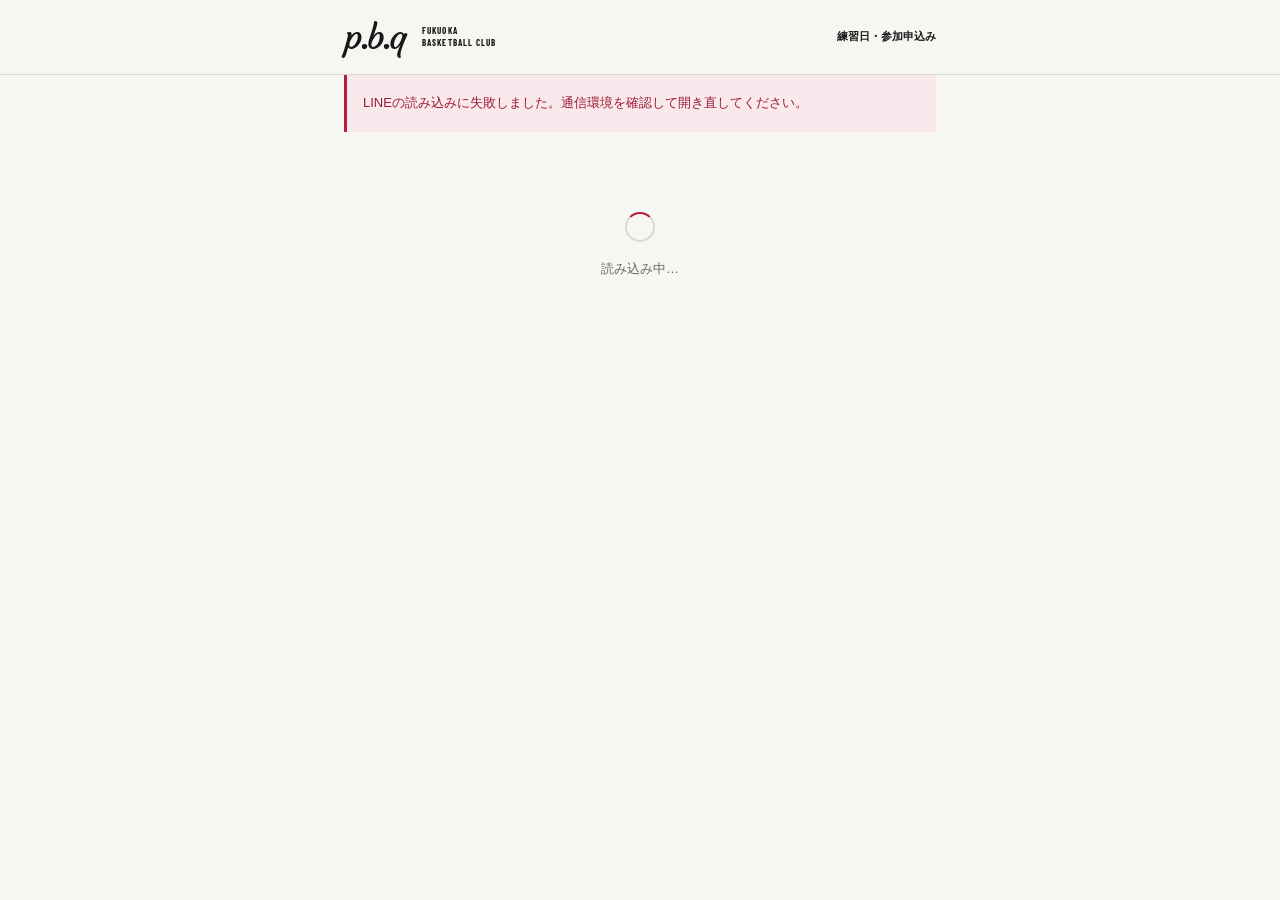
<file: index.html>
<!DOCTYPE html>
<html lang="ja">
<head>
<meta charset="utf-8">
<meta name="viewport" content="width=device-width, initial-scale=1">
<title>p.b.q 練習日</title>
<link rel="preconnect" href="https://script.google.com" crossorigin>
<link rel="preconnect" href="https://script.googleusercontent.com" crossorigin>
<link rel="preconnect" href="https://static.line-scdn.net" crossorigin>
<link rel="dns-prefetch" href="https://api.line.me">
<link rel="preload" href="https://static.line-scdn.net/liff/edge/2/sdk.js" as="script">
<link rel="stylesheet" href="assets/app.css?v=20261027-admin">
</head>
<body>
<header class="brandbar"><div><span class="wordmark">p.b.q</span><span class="brand-caption">FUKUOKA<br>BASKETBALL CLUB</span><span class="service-name">練習日・参加申込み</span></div></header>
<main class="wrap" id="main">
  <div id="head"></div>
  <div id="msg" role="status" aria-live="polite"></div>
  <div id="result" aria-live="polite"></div>
  <div id="root"><div class="loading">読み込み中…</div></div>
</main>

<div class="footer" id="footer">
  <div class="inner"><div class="selection-summary" id="selection-summary" aria-live="polite"></div><button class="primary" id="submitBtn">この内容で送信</button></div>
</div>

<script src="https://static.line-scdn.net/liff/edge/2/sdk.js"></script>
<script>
/* ============================================================
   p.b.q 練習日 参加投票 ＋ 参加状況 ＋ 友達紹介（1画面）
   フロント＝GitHub Pages / データ＝GAS API を fetch
   ============================================================ */
var LIFF_ID = "2011314745-16BXRKX0";
var API     = "https://script.google.com/macros/s/AKfycbwFleZTrYMBT1ih-WcEpUvVc59dq8e2Bz5M1iLdVBoBB84FP_P--JQm55u2wytCww5-Kg/exec";
var REFRESH_MS = 25000;

var state = { userId:"", lineName:"", idToken:"",
              practices:[], roster:[], adminRoster:{}, mine:[], myGuests:[], myTrials:[],
              selected:{}, guests:[], expanded:{}, guestForm:false,
              hadEntries:false, busy:false, touched:false,
              isMember:false, isAdmin:false, adminView:false, adminLoaded:false, people:[],
              monthlyLimit:4, monthlySessionLimits:{}, canVote:true, unlimited:false, myRemaining:{}, myMonthlyEntries:[], session:null,
              mode:"", trialDay:"", trialForm:false,
              hasProfile:true, myProfile:null, wards:[], profileBusy:false,
              accountTier:'', entryMode:'', profileCompleted:false, trialDraft:null, profileDraft:null,
              fresh:false };   // fresh=サーバーから最新を受け取ったか（それまで送信させない）
var refreshTimer = null;
function qparam(k){ try{ return new URLSearchParams(location.search).get(k) || ""; }catch(e){ return ""; } }
function hasAdminParam(){ return qparam('admin') === '1'; }
function isTrialMode(){ return qparam('mode') === 'trial'; }
function isProfileMode(){ return qparam('mode') === 'profile'; }

/* URLの追加情報は、LIFFの初期化で復元されてから読む。 */
function applyEntryMode_(){
  state.entryMode = qparam('mode');
  state.mode = (state.entryMode === 'trial' || state.entryMode === 'profile') ? state.entryMode : '';
  state.trialDay = qparam('day');
}
function bookingMode_(){
  if (!state.hasProfile) return 'profile';
  if (state.entryMode === 'profile' && !state.profileCompleted) return 'profile';
  if (state.accountTier === 'declined' || state.accountTier === 'expelled') return 'unavailable';
  if (state.accountTier === 'trial') return 'trial';
  if (state.accountTier === 'member' || state.accountTier === 'semi') return '';
  // 旧APIでも体験者を投票フォームに案内しない。
  return !state.canVote || state.entryMode === 'trial' ? 'trial' : '';
}
function goToBooking(){
  state.profileCompleted = true;
  state.profileDraft = null;
  state.fresh = false;
  showMsg('練習日を読み込んでいます…','');
  return loadAll();
}

/* 前回の表示内容を端末に保存しておき、次に開いたときはLINEの初期化を待たずにすぐ出す。
   最新の内容が届くまでは送信ボタンを押せないので、古い内容のまま保存されることはない。 */
var SNAP_KEY = 'pbq_snap_monthly_v1';
function saveSnapshot(){
  try{ localStorage.setItem(SNAP_KEY, JSON.stringify({
    userId: state.userId, lineName: state.lineName,
    practices: state.practices, roster: state.roster, mine: state.mine, myGuests: state.myGuests,
    myTrials: state.myTrials, canVote: state.canVote, hasProfile: state.hasProfile, votingPaused: state.votingPaused, accountTier: state.accountTier,
    myMonthlyEntries: state.myMonthlyEntries,
    monthlyLimit: state.monthlyLimit, monthlySessionLimits: state.monthlySessionLimits, unlimited: state.unlimited, myRemaining: state.myRemaining,
    isMember: state.isMember, isAdmin: state.isAdmin, ts: Date.now()
  })); }catch(e){}
}
function loadSnapshot(){
  try{
    var s = JSON.parse(localStorage.getItem(SNAP_KEY) || 'null');
    if (s && s.userId && s.practices && s.practices.length && (Date.now() - s.ts) < 12*60*60*1000) return s;
  }catch(e){}
  return null;
}
function applySnapshot_(s){
  state.userId = s.userId; state.lineName = s.lineName || '';
  state.practices = s.practices; state.roster = s.roster || [];
  state.adminRoster = {}; // 運営情報は端末に保存せず、認証済みの最新応答からだけ表示する。
  state.myMonthlyEntries = s.myMonthlyEntries || [];
  state.mine = s.mine || []; state.myGuests = s.myGuests || []; state.myTrials = s.myTrials || [];
  state.canVote = s.canVote !== false; state.hasProfile = s.hasProfile !== false;
  state.accountTier = s.accountTier || '';
  state.monthlyLimit = Number(s.monthlyLimit) > 0 ? Number(s.monthlyLimit) : 4;
  state.monthlySessionLimits = s.monthlySessionLimits || {};
  state.unlimited = s.unlimited === true; state.myRemaining = s.myRemaining || {};
  state.isMember = !!s.isMember; state.isAdmin = !!s.isAdmin;
  state.votingPaused = s.votingPaused === true;
}

function q(id){ return document.getElementById(id); }
function esc(s){ return String(s==null?'':s).replace(/[&<>"']/g,function(c){
  return {'&':'&amp;','<':'&lt;','>':'&gt;','"':'&quot;',"'":'&#39;'}[c]; }); }
function showMsg(t,cls){ q('msg').innerHTML = t ? '<div class="msg '+(cls||'')+'">'+esc(t)+'</div>' : ''; if(t) window.scrollTo(0,0); }
function two(n){ return ('0'+n).slice(-2); }

/* Apps Script はときどき数十秒固まってから HTML の404を返すことがある。
   待ち時間に上限を設け、JSON以外が返ったら「混雑」として扱う。 */
function fetchJson_(url, opts, timeoutMs){
  var ctrl = (typeof AbortController !== 'undefined') ? new AbortController() : null;
  var timer = ctrl ? setTimeout(function(){ ctrl.abort(); }, timeoutMs) : null;
  if (ctrl) opts.signal = ctrl.signal;
  function done(){ if (timer) clearTimeout(timer); }
  return fetch(url, opts).then(function(r){
    return r.text().then(function(t){
      done();
      try { return JSON.parse(t); }
      catch(e){ var err = new Error('サーバーが混み合っています'); err.busy = true; throw err; }
    });
  }, function(e){
    done();
    var err = new Error(e && e.name === 'AbortError' ? '応答に時間がかかっています' : '通信に失敗しました');
    err.busy = true; err.timeout = (e && e.name === 'AbortError');
    throw err;
  });
}
function wait_(ms){ return new Promise(function(res){ setTimeout(res, ms); }); }

/* HEDGE-BEGIN
   読み込みの「追いかけ送信」。Apps Script は寝起きの1回だけ7〜12秒かかり、別の1回は1秒で返る。
   そこで、HEDGE_MS 待っても返ってこなければ同じ読み込みをもう1本投げ、先に返った方を使う。
   （以前は10秒で打ち切っていたため、あと少しで返る寝起きの応答を捨ててやり直していた） */
var HEDGE_MS = 2500, GET_TIMEOUT_MS = 20000;
function hedgedGet_(url, fetcher){
  return new Promise(function(resolve, reject){
    var settled = false, launched = 0, failed = 0, lastErr = null, timer = null;
    function launch(){
      launched++;
      fetcher(url).then(function(d){
        if (settled) return;
        settled = true; if (timer) clearTimeout(timer); resolve(d);
      }, function(e){
        if (settled) return;
        failed++; lastErr = e;
        if (launched < 2){ if (timer) clearTimeout(timer); launch(); return; }   // 1本目が即失敗なら2本目をすぐ出す
        if (failed >= launched){ settled = true; reject(lastErr); }
      });
    }
    launch();
    timer = setTimeout(function(){ if (!settled && launched < 2) launch(); }, HEDGE_MS);
  });
}
/* HEDGE-END */

/* 読み込み：追いかけ送信つきで取りに行き、2本とも失敗したら少し待って1回だけやり直す */
function apiGet(params){
  var qs = Object.keys(params).map(function(k){
    return encodeURIComponent(k)+'='+encodeURIComponent(params[k]); }).join('&');
  var url = API + '?' + qs;
  function fetcher(u){ return fetchJson_(u, { method:'GET' }, GET_TIMEOUT_MS); }
  return hedgedGet_(url, fetcher).catch(function(){
    return wait_(800).then(function(){ return hedgedGet_(url, fetcher); });
  });
}

/* 送信：保存は時間がかかることがあるので長めに待つ。
   JSON以外（404など＝処理結果が返ってこなかった）のときだけ1回やり直す。
   サーバー側は「最終状態を保存する」作りなので、やり直しても二重登録にはならない。 */
function apiPost(body){
  var opts = function(){ return { method:'POST', headers:{ 'Content-Type':'text/plain;charset=utf-8' },
                                  body: JSON.stringify(body) }; };
  return fetchJson_(API, opts(), 30000).catch(function(e){
    if (!e.busy || e.timeout) throw e;
    return wait_(800).then(function(){ return fetchJson_(API, opts(), 30000); });
  });
}
function handleAuthFail(d){ if (d && d.relogin){ try{ liff.login(); }catch(e){} return true; } return false; }

/* ---------------- 起動 ---------------- */
function boot(){
  // LINEの初期化（1〜3秒）を待たずに、前回の内容をすぐ表示する
  var snap = loadSnapshot();
  if (snap){ applySnapshot_(snap); state.mode = bookingMode_(); paintSnapshot_(); }

  if (typeof liff === 'undefined'){
    showMsg('LINEの読み込みに失敗しました。通信環境を確認して開き直してください。','err'); return;
  }
  liff.init({ liffId: LIFF_ID })
    .then(function(){
      applyEntryMode_();
      if (!liff.isLoggedIn()){ liff.login(); return null; }
      // IDトークンの中身にユーザーIDと名前が入っているので、プロフィール取得の通信を省く
      var dec = null;
      try { dec = liff.getDecodedIDToken(); } catch(e){ dec = null; }
      if (dec && dec.sub) return { userId: dec.sub, displayName: dec.name || '' };
      return liff.getProfile();
    })
    .then(function(p){
      if (!p) return;
      if (snap && snap.userId !== p.userId){ resetForOtherUser_(); }   // 端末で別のLINEアカウントに切り替えた場合
      state.userId   = p.userId;
      state.lineName = p.displayName || state.lineName || "";
      try { state.idToken = liff.getIDToken() || ""; } catch(e){ state.idToken = ""; }
      start(!!snap && snap.userId === p.userId);
    })
    .catch(function(e){
      showMsg('LINE初期化エラー: ' + (e && e.message ? e.message : e) + '\nLINEアプリ内から開き直してください。','err');
    });
}

var APP_VERSION = 'v4.9 (10/14)';
var FEW_LEFT_THRESHOLD = 3; // 残り数名バッジのしきい値（自分が入れる枠が3以下なら「残り数名」）

var SES = { am:{ label:'朝の部', note:'平日 9:00-12:00', kicker:'MORNING SESSION' },
            pm:{ label:'夜の部', note:'平日 19:00-22:00', kicker:'NIGHT SESSION' } };

function sesTagHtml(){
  if (!state.session) return '';
  var m = SES[state.session];
  return '<div class="sesbar"><button class="back" onclick="clearSession()">← 部を変える</button>'
       + '<span class="sestag ' + state.session + '">' + m.label + '</span></div>';
}

function nextConfirmedPractice_(){
  var today = new Date();
  today = new Date(today.getFullYear(), today.getMonth(), today.getDate());
  return state.mine
    .filter(function(m){ return m.status === 'confirmed'; })
    .map(function(m){
      var p = pById(m.practiceId);
      if (!p) return null;
      var hit = String(p.date || '').match(/(\d+)\s*\/\s*(\d+)/);
      if (!hit) return null;
      var when = new Date(today.getFullYear(), Number(hit[1]) - 1, Number(hit[2]));
      return when >= today ? { practice:p, when:when } : null;
    })
    .filter(Boolean)
    .sort(function(a, b){ return a.when - b.when; })[0] || null;
}

function nextGameHtml_(){
  var next = nextConfirmedPractice_();
  if (!next) return '';
  var p = next.practice;
  return '<div class="next-game">'
    + '<span class="next-game-label">参加確定</span>'
    + '<strong>' + esc(p.date) + '　' + esc(p.time) + '</strong>'
    + '<span>' + esc(p.place) + '</span>'
    + '</div>';
}

function renderHead_(){
  var name = '<div class="who"><span class="account-icon" aria-hidden="true">●</span><div><span class="account-label">ログイン中</span><b>' + esc(state.lineName) + '</b> さん</div></div>';
  if (state.mode === 'profile' || !state.hasProfile){
    q('head').innerHTML =
      '<div class="hero"><span class="kicker">WELCOME</span>' +
      '<h1>初回アンケート</h1>' +
      '<p class="sub">p.b.q への友だち追加ありがとうございます。<br>' +
      '練習日の申し込みに進むために、はじめに4つだけ教えてください。<b>1分で終わります。</b></p>' + name +
      '<div class="refline"><span class="ver">' + APP_VERSION + '</span><button onclick="retryLoadAll()">更新</button></div></div>';
    return;
  }
  if (state.mode === 'trial'){
    q('head').innerHTML =
      '<div class="hero"><span class="kicker">FIRST TIME</span>' +
      '<h1>体験に申し込む</h1>' +
      '<p class="sub">行きたい日を<b>1つ</b>選んで送信してください。体験枠には限りがあり、満席の日は選べません。<br>' +
      '送信すると当日の持ち物・流れをLINEにお送りします。</p>' + name +
      '<div class="refline"><span class="ver">' + APP_VERSION + '</span><button onclick="retryLoadAll()">更新</button></div></div>';
    return;
  }
  q('head').innerHTML =
    '<div class="hero' + (state.session ? ' compact' : '') + '"><span class="kicker">YOUR NEXT GAME</span>' +
    nextGameHtml_() +
    '<h1>練習日を選ぶ</h1>' +
    '<p class="sub">参加したい日を選び、下のボタンで送信してください。<br>満席の日はキャンセル待ちで受け付けます。</p>' +
    '<p class="sub" id="limit-lead"></p>' + name +
    '<div class="refline"><span class="live"><span class="dot" id="dot"></span><span id="fresh">読み込み中…</span>' +
    '<span class="ver">' + APP_VERSION + '</span></span>' +
    '<button id="refreshBtn">更新</button></div></div>';
  var rb = q('refreshBtn');
  // 最新の読み込みに失敗している間は、「更新」で全体を読み直す
  if (rb) rb.addEventListener('click', function(){ if (!state.fresh) loadAll(); else silentRefresh(true); });
}

function paintSnapshot_(){
  if (state.mode !== 'trial') seedFromServer();
  renderHead_();
  render();
  var f = q('fresh'); if (f) f.textContent = '前回の内容を表示中・最新を読み込み中…';
  updateSubmitBtn();
}
function resetForOtherUser_(){
  state.practices = []; state.roster = []; state.adminRoster = {}; state.mine = []; state.myGuests = []; state.myTrials = [];
  state.selected = {}; state.touched = false; state.myRemaining = {}; state.myMonthlyEntries = []; state.monthlySessionLimits = {};
  state.canVote = true; state.hasProfile = true; state.isAdmin = false; state.isMember = false;
  state.accountTier = ''; state.profileCompleted = false; state.trialDraft = null; state.profileDraft = null;
  q('root').innerHTML = '';
}

function start(painted){
  renderHead_();
  document.addEventListener('visibilitychange', function(){ if (!document.hidden) silentRefresh(false); });
  if (painted){
    render();
    var f = q('fresh'); if (f) f.textContent = '前回の内容を表示中・最新を読み込み中…';
  }
  updateSubmitBtn();
  loadAll();
}

function seedFromServer(){
  state.hadEntries = (state.mine.length > 0) || (state.myGuests.length > 0);
  if (state.touched) return;
  state.selected = {};
  state.mine.forEach(function(m){ state.selected[m.practiceId] = true; });
  state.guests = [];
  var _unusedGuests = (state.myGuests || []).map(function(g){
    return { name:g.name, age:g.age, gender:g.gender, practiceId:g.practiceId };
  });
}

/* ---------------- データ取得 ---------------- */
function loadAll(){
  state.loadFailed = false; updateSubmitBtn();
  // 初回アンケートは申込履歴や参加者一覧に依存させない。
  var profileOnly = !state.profileCompleted && (state.entryMode === 'profile' || !state.hasProfile);
  return apiGet({ api:profileOnly ? 'profile_bootstrap' : 'bootstrap', userId: state.userId, name: state.lineName, idToken: state.idToken })
    .then(function(d){
      if (!d.ok){ if (handleAuthFail(d)) return; state.loadFailed = true; updateSubmitBtn(); markLive(false); showMsg('データ取得に失敗: ' + d.error, 'err'); return; }
      state.practices = d.practices || []; state.roster = d.roster || [];
      state.mine = d.mine || []; state.myGuests = d.myGuests || []; state.myTrials = d.myTrials || [];
      state.isMember = !!d.isMember; state.isAdmin = !!d.isAdmin;
      state.adminRoster = state.isAdmin ? (d.adminRoster || {}) : {};
      state.monthlyLimit = Number(d.monthlyLimit) > 0 ? Number(d.monthlyLimit) : 4;
      state.monthlySessionLimits = d.monthlySessionLimits || {};
      state.canVote = d.canVote !== false;
      state.accountTier = d.accountTier || '';
      state.votingPaused = d.votingPaused === true;
      state.unlimited = d.unlimited === true;
      state.myRemaining = d.myRemaining || {};
      state.myMonthlyEntries = d.myMonthlyEntries || [];
      state.hasProfile = d.hasProfile !== false;
      state.myProfile = d.myProfile || null;
      state.wards = d.wards || [];
      // アンケート未回答なら、どの画面から来ても回答画面に固定する
      state.mode = bookingMode_();
      if (state.isAdmin && hasAdminParam() && !state.adminViewInit){ state.adminViewInit = true; state.adminView = true; loadAdmin(); }
      state.fresh = true;
      seedFromServer();
      renderHead_();
      markLive(true);
      render();
      updateSubmitBtn();
      saveSnapshot();
      scheduleRefresh();
    })
    .catch(function(e){ state.loadFailed = true; updateSubmitBtn(); markLive(false); showMsg('つながりにくくなっています（' + (e && e.message ? e.message : e) + '）。\n少し待ってから「更新」を押すか、画面を閉じて開き直してください。', 'err'); scheduleRefresh(); });
}
function retryLoadAll(){
  if (state.busy || state.profileBusy) return;
  if (state.mode === 'profile') captureProfileDraft_();
  if (state.mode === 'trial' && q('tr-day')){
    state.trialDraft = {};
    ['day','name','age','gender','ref'].forEach(function(k){
      var input = q('tr-' + k); state.trialDraft[k] = input ? input.value : '';
    });
  }
  state.fresh = false;
  showMsg('最新の内容を読み込んでいます…','');
  return loadAll().then(function(){ if (state.fresh && !state.loadFailed) showMsg('',''); });
}

/* ---------------- 管理モード（運営のみ） ---------------- */
function openAdmin(){ state.adminView = true; state.adminLoaded = false; loadAdmin(); render(); }
function closeAdmin(){ state.adminView = false; renderHead_(); markLive(true); render(); }
function loadAdmin(){
  apiGet({ api:'admin_list', userId: state.userId, idToken: state.idToken })
    .then(function(d){
      if (!d.ok){ showMsg('管理データ取得に失敗: ' + (d.error||''), 'err'); return; }
      state.people = d.people || [];
      state.adminLoaded = true;
      if (state.adminView) render();
    })
    .catch(function(e){ showMsg('通信エラー: ' + e, 'err'); });
}
function setTier(uid, tier, btn){
  if (btn){ btn.disabled = true; btn.textContent = '変更中…'; }
  apiPost({ action:'set_tier', userId: state.userId, idToken: state.idToken, targetUid: uid, tier: tier })
    .then(function(d){
      if (!d.ok) throw new Error(d.error || '変更できませんでした');
      state.people = d.people || state.people;
      renderAdmin();
    })
    .catch(function(e){ showMsg(String(e.message || e), 'err'); renderAdmin(); });
}

function setMemberFlag(uid, value, btn){
  if (btn){ btn.disabled = true; btn.textContent = '…'; }
  apiPost({ action:'set_member', userId: state.userId, idToken: state.idToken, targetUid: uid, value: value })
    .then(function(d){
      if (!d.ok){ showMsg('変更に失敗: ' + (d.error||''), 'err'); if(btn) btn.disabled=false; return; }
      state.people = d.people || state.people;
      render();
    })
    .catch(function(e){ showMsg('通信エラー: ' + e, 'err'); if(btn) btn.disabled=false; });
}
function renderAdmin(){
  var groups = [
    { key:'trial',  title:'体験者・未設定' },
    { key:'semi',   title:'準メンバー' },
    { key:'member', title:'メンバー' }
  ];
  function tierBtn(p, tier, label, cls){
    if (p.tier === tier) return '<span class="adbtn" style="opacity:.4;pointer-events:none">' + label + '</span>';
    return '<button class="adbtn ' + cls + '" onclick="setTier(\'' + p.uid + '\', \'' + tier + '\', this)">' + label + '</button>';
  }
  function rowHtml(p){
    var prof = p.hasProfile
      ? '<div class="admeta">' + esc(p.realName || '—') + '／' + esc(p.ward || '—')
        + '／' + esc(p.gender || '—') + '／' + esc(p.birthday || '—') + '</div>'
      : '<div class="admeta" style="color:#b23a2e">アンケート未回答</div>';
    return '<div class="adrow"><div class="adcol"><div class="adnm">' + esc(p.name || '(名前未取得)') + '</div>'
      + prof
      + '<div class="admeta">初回 ' + esc(p.first || '—') + '　体験 ' + p.trials + '回　現在：' + esc(p.tierLabel || p.tier) + '</div></div>'
      + '<div style="display:flex;gap:4px;flex-wrap:wrap;justify-content:flex-end">'
      +   tierBtn(p, 'trial',  '体験',   'back')
      +   tierBtn(p, 'semi',   '準',     'make')
      +   tierBtn(p, 'member', 'メンバー', 'make')
      + '</div></div>';
  }
  q('head').innerHTML = '<h1>🔧 会員種別の管理</h1>'
    + '<p class="sub">体験／準メンバー／メンバーを切り替えます。変更するとリッチメニューが切り替わり、本人にお知らせが届きます。<br>'
    + '体験→準メンバーは初参加日の21時、準メンバー→メンバーは毎月24日22時に自動で上がります。</p>'
    + '<button id="backBtn" class="refline" style="border:1px solid var(--line);border-radius:8px;padding:6px 12px;background:#fff;font-weight:700">← フォームに戻る</button>';
  q('backBtn').addEventListener('click', closeAdmin);
  if (!state.adminLoaded){
    q('root').innerHTML = '<div class="loading">読み込み中…</div>';
    q('footer').style.display = 'none';
    return;
  }
  var h = '';
  groups.forEach(function(g){
    var list = state.people.filter(function(p){ return (p.tier || (p.member ? 'member' : 'trial')) === g.key; });
    h += '<div class="gbox"><div class="gbox-h">' + g.title + '（' + list.length + '）</div>';
    h += list.length ? list.map(rowHtml).join('') : '<div class="admeta" style="padding:8px 0">いません</div>';
    h += '</div>';
  });
  q('root').innerHTML = h;
  q('footer').style.display = 'none';
}

function silentRefresh(manual){
  if (state.busy || state.profileBusy || state.guestForm || state.trialForm) return;
  // 入力中のアンケートを自動更新で描き直すと、回答が消えてしまう。
  if (state.mode === 'profile' || !state.hasProfile) return;
  if (state.mode === 'trial'){ if (!manual) scheduleRefresh(); return; }
  var rosterQuery = { api:'roster', idToken: state.idToken };
  if (state.isAdmin) rosterQuery.userId = state.userId;
  apiGet(rosterQuery)
    .then(function(d){
      if (d && d.ok && d.roster){
        state.roster = d.roster;
        if (state.isAdmin) state.adminRoster = d.adminRoster || {};
        var y = window.scrollY;
        markLive(true); render();
        window.scrollTo(0, y);
        saveSnapshot();
      } else { markLive(false); }
      if (!manual) scheduleRefresh();
    })
    .catch(function(){ markLive(false); if (!manual) scheduleRefresh(); });
  if (manual) scheduleRefresh();
}
function scheduleRefresh(){
  clearTimeout(refreshTimer);
  if (state.mode === 'trial' || state.mode === 'profile' || !state.hasProfile) return;
  refreshTimer = setTimeout(function(){
    if (document.hidden || state.busy || state.guestForm){ scheduleRefresh(); return; }
    silentRefresh(false);
  }, REFRESH_MS);
}
function markLive(ok){
  var dot = q('dot'); if (dot) dot.className = 'dot' + (ok ? '' : ' off');
  var f = q('fresh'); if (!f) return;
  var t = new Date();
  f.textContent = (ok ? '自動更新中（約' + (REFRESH_MS/1000) + '秒）・' : '更新失敗・') +
    two(t.getHours()) + ':' + two(t.getMinutes());
}

/* 友達紹介リンクの一時停止（メンバー移行期間中）。2026-09-25、移行モード終了に伴い再開 */
var INVITE_OPEN_FROM = new Date(2026, 8, 25, 0, 0, 0);   // 2026-09-25 再開
function inviteClosed_(){ return new Date() < INVITE_OPEN_FROM; }
function inviteClosedHtml_(){
  return '<div class="gbox"><div class="gbox-h">友達を誘うときは</div>'
    + '<p class="gbox-sub">現在はメンバーの登録期間のため、友達の紹介を一時的にお休みしています。</p>'
    + '<p class="gbox-sub"><b>9月28日（月）以降</b>、ここに友だち追加用のリンクを載せます。<br>'
    + 'そのリンクをコピーして友達に送り、メニューの<b>「体験に申し込む」</b>から申し込んでもらうよう伝えてください。</p>'
    + '</div>';
}

/* ---------------- 描画 ---------------- */
var INVITE_URL = 'https://lin.ee/vnlMVu7';

function inviteBoxHtml(){
  if (inviteClosed_()) return inviteClosedHtml_();
  return '<div class="gbox"><div class="gbox-h">友達を誘うときは</div>'
    + '<p class="gbox-sub">下のリンクを送ってください。お友達が<b>p.b.qの公式LINEを友だち追加</b>すると、'
    + 'メニューから体験に申し込めます。申込画面で<b>紹介者のお名前</b>を入れてもらってください。'
    + '（体験枠は各日わずかです）</p>'
    + '<div style="padding:0 14px 14px">'
    +   '<div id="inv-url" style="font-size:13px;color:var(--sub);word-break:break-all;background:#f7f7f9;border-radius:8px;padding:11px 12px;text-align:center;font-weight:700">'
    +     esc(INVITE_URL) + '</div>'
    +   '<button id="inv-copy" onclick="copyInvite(this)" style="width:100%;margin-top:8px;padding:12px;border:0;border-radius:10px;background:var(--accent,#FF5A4E);color:#fff;font-size:14px;font-weight:800">'
    +     'リンクをコピー</button>'
    + '</div></div>';
}

function copyInvite(btn){
  function done(ok){
    if (!btn) return;
    btn.textContent = ok ? '✓ コピーしました' : 'コピーできませんでした';
    btn.style.background = ok ? '#2e9e5b' : '#999';
    setTimeout(function(){ btn.textContent = 'リンクをコピー'; btn.style.background = ''; }, 1800);
  }
  // LINEアプリ内ブラウザでは clipboard API が使えないことがあるので、両方試す
  try {
    if (navigator.clipboard && navigator.clipboard.writeText){
      navigator.clipboard.writeText(INVITE_URL).then(function(){ done(true); }, function(){ done(fallbackCopy()); });
      return;
    }
  } catch(e){}
  done(fallbackCopy());
}

function fallbackCopy(){
  try {
    var ta = document.createElement('textarea');
    ta.value = INVITE_URL;
    ta.setAttribute('readonly','');
    ta.style.position = 'fixed'; ta.style.top = '0'; ta.style.opacity = '0';
    document.body.appendChild(ta);
    ta.select(); ta.setSelectionRange(0, ta.value.length);
    var ok = document.execCommand('copy');
    document.body.removeChild(ta);
    return ok;
  } catch(e){ return false; }
}

function selectedCount(){ var n = 0; for (var k in state.selected) if (state.selected[k]) n++; return n; }
function sessionLimit_(ses){
  if (state.unlimited) return null;
  var limits = state.monthlySessionLimits || {};
  if (Object.prototype.hasOwnProperty.call(limits, ses)) return limits[ses] === null ? null : Number(limits[ses]);
  return ses === 'am' ? null : state.monthlyLimit;
}
function remainingPicks(){ var limit = sessionLimit_(state.session || 'pm'); return limit === null ? Infinity : Math.max(0, limit - selectedInSession(state.session || 'pm')); }

function pById(pid){ for (var i=0;i<state.practices.length;i++) if (state.practices[i].id===pid) return state.practices[i]; return null; }
function rosterFor(pid){ for (var i=0;i<state.roster.length;i++) if (state.roster[i].id===pid) return state.roster[i]; return null; }
function mineFor(pid){ for (var i=0;i<state.mine.length;i++) if (state.mine[i].practiceId===pid) return state.mine[i]; return null; }
function guestStatusOf(g){
  for (var i=0;i<state.myGuests.length;i++){
    var m = state.myGuests[i];
    if (m.practiceId===g.practiceId && m.name===g.name) return m;
  }
  return null;
}

function nameList(arr){
  if (!arr || !arr.length) return '<li class="none">まだいません</li>';
  return arr.map(function(n){ return '<li>' + esc(n || '(名前なし)') + '</li>'; }).join('');
}

function sessionOf(p){
  if (!p) return 'pm';
  if (p.session === 'am' || p.session === 'pm') return p.session;
  // GASが旧版で session を返さない場合でも動くようにする
  var m = String(p.time || '').match(/(\d{1,2})\s*[:：]/);
  if (m) return Number(m[1]) < 12 ? 'am' : 'pm';
  if (/朝/.test(String(p.place || '') + String(p.time || ''))) return 'am';
  return 'pm';
}
function practicesIn(ses){ return state.practices.filter(function(p){ return sessionOf(p) === ses; }); }
function pickSession(ses){ state.session = ses; showMsg('',''); window.scrollTo(0,0); renderHead_(); render(); }
function clearSession(){ state.session = null; showMsg('',''); window.scrollTo(0,0); renderHead_(); render(); }

/** その部で選んでいる日数 */
function selectedInSession(ses){
  var n = 0;
  practicesIn(ses).forEach(function(p){ if (state.selected[p.id]) n++; });
  return n;
}

function renderSessionPicker(){
  var mine = {};
  state.mine.forEach(function(m){ mine[m.practiceId] = true; });
  function card(ses){
    var list = practicesIn(ses);
    var m = SES[ses];
    var chosen = 0;
    list.forEach(function(p){ if (mine[p.id]) chosen++; });
    return '<button class="sescard ' + ses + '" onclick="pickSession(\'' + ses + '\')">'
      + '<div class="st">' + m.kicker + '</div>'
      + '<div class="sh">' + m.label + '</div>'
      + '<div class="sd">' + esc(m.note) + '<br>今月 ' + list.length + ' 日</div>'
      + '<span class="sn">' + (chosen > 0 ? '投票済み ' + chosen + '日' : (list.length ? (state.mode === 'trial' ? '体験日を選ぶ' : '日程を選ぶ') : '今月は開催なし')) + '</span>'
      + '<span class="go" aria-hidden="true">↗</span></button>';
  }
  q('root').innerHTML = '<div class="section-label"><span>01</span> 参加する時間帯を選んでください</div><div class="seswrap">' + card('am') + card('pm') + '</div>'
    + '<p class="seshint">' + (state.mode === 'trial' ? '体験は1日を選んでお申し込みください。' : (state.unlimited ? '朝・夜とも、すべての日を選べます。' : '朝の部は回数制限なし。夜の部は月' + sessionLimit_('pm') + '回まで参加できます。')) + '<br>開催時間・体育館は、次の日程一覧で確認できます。</p>';
  q('footer').style.display = 'none';
}

function renderVotingPaused(){
  function L(t){ return '<span style="display:block;white-space:nowrap">' + t + '</span>'; }
  q('root').innerHTML =
    '<div style="background:#fff;border:1px solid var(--line);border-top:6px solid var(--brick);border-radius:6px;padding:30px 16px 24px;text-align:center">'
    + '<div style="font:700 12px/1 Barlow,Arial,sans-serif;letter-spacing:.16em;color:var(--brick)">NOTICE</div>'
    + '<div style="font-size:22px;font-weight:800;line-height:1.5;letter-spacing:-.03em;margin:14px 0 20px">' + L('10月の参加投票を') + L('一時停止しています') + '</div>'
    + '<div style="font-size:14px;line-height:2;color:var(--ink-2)">'
    +   L('いま、公式LINEの友だち追加が') + L('うまくできない方が出ています。')
    +   '<div style="height:12px"></div>'
    +   L('メンバー全員が投票できるようになるまで、') + L('10月の参加投票をお休みします。')
    +   '<div style="height:12px"></div>'
    +   L('準備ができしだい、このLINEで') + L('<b>お知らせして、投票を再開します。</b>') + L('それまで少々お待ちください。')
    + '</div>'
    + '<div style="font-size:12px;line-height:1.9;color:var(--ink-3);margin-top:20px;padding-top:14px;border-top:1px dashed var(--line)">'
    +   L('すでに投票した分は、そのまま残っています。') + '</div>'
    + '</div>';
  q('footer').style.display = 'none';
}

function adminParticipationHtml_(pid){
  if (!state.isAdmin || !state.fresh) return '';
  var d = state.adminRoster && state.adminRoster[pid];
  if (!d) return '<aside class="ops-panel"><div class="ops-title">運営のみ</div><p class="ops-note">運営情報を取得できませんでした。上の「更新」で読み直してください。</p></aside>';
  function names(items){
    return items.length ? '<ul class="ops-names">' + items.map(function(n){ return '<li>' + esc(typeof n === 'string' ? n : n.name) + (n.pool === 'semi' ? '<span class="ops-tag">準メンバー枠</span>' : '') + '</li>'; }).join('') + '</ul>' : '<span class="ops-empty">なし</span>';
  }
  var h = '<aside class="ops-panel" aria-label="運営用の参加状況"><div class="ops-title">運営のみ</div>'
    + '<div class="ops-usage"><span>通常枠 <b>' + d.usage.member + ' / ' + d.capacity.member + '</b></span>'
    + '<span>準メンバー枠 <b>' + d.usage.semi + ' / ' + d.capacity.semi + '</b></span></div>'
    + '<div class="ops-row"><div class="ops-label">準メンバー枠・参加確定</div>' + names(d.semiConfirmed || []) + '</div>';
  if ((d.semiWaiting || []).length) h += '<div class="ops-row"><div class="ops-label">準メンバー枠・キャンセル待ち</div>' + names(d.semiWaiting) + '</div>';
  h += '<div class="ops-row"><div class="ops-label">追加案内・回答待ち <b>' + (d.awaiting || []).length + '人</b></div>' + names(d.awaiting || []) + '</div>';
  if ((d.sending || []).length) h += '<div class="ops-row"><div class="ops-label">案内送信を確認中 <b>' + d.sending.length + '人</b></div>' + names(d.sending) + '</div>';
  return h + '</aside>';
}

function render(){
  if (!state.hasProfile){ renderProfile(); return; }
  if (state.adminView){ renderAdmin(); return; }
  if (state.mode === 'unavailable'){
    q('root').innerHTML = '<div class="msg">現在このアカウントでは参加申し込みをご利用いただけません。参加については公式LINEのトークで運営にご相談ください。</div>';
    q('footer').style.display = 'none'; return;
  }
  if (state.mode === 'profile'){ renderProfile(); return; }
  if (state.mode === 'trial'){ renderTrial(); return; }
  if (state.votingPaused && !state.isAdmin){ renderVotingPaused(); return; }
  if (!state.practices.length){
    q('root').innerHTML = '<div class="msg err">現在、募集中の練習日がありません。</div>';
    q('footer').style.display = 'none';
    return;
  }
  if (!state.session){ renderSessionPicker(); return; }
  var inSes = practicesIn(state.session);
  var html = (state.votingPaused ? '<div class="msg err">【運営のみ表示】参加投票は一時停止中です。メンバーには停止のお知らせが表示されています。</div>' : '')
    + sesTagHtml() + '<div class="section-label"><span>02</span> 参加したい日を選択</div><p class="selection-help">チェックを外して送信すると、その日の申込みを取り消します。</p>';
  if (!inSes.length){
    q('root').innerHTML = html + '<div class="msg err">' + SES[state.session].label + 'は募集中の開催がありません。「部を変える」から選び直してください。</div>';
    q('footer').style.display = 'none';
    return;
  }
  inSes.forEach(function(p){
    var r = rosterFor(p.id) || { members:[], membersWait:[], trials:[], capMembers:p.capacity };
    var mine = mineFor(p.id);
    // 参加者側ではメンバー／準メンバーを区別しない（運営の内部管理のみ）
    var confList = r.members || r.confirmed || [];
    var waitList = r.membersWait || r.waitlist || [];
    var conf = confList.length, wait = waitList.length;
    var cap = r.capMembers || ((r.capacity || 0) + (r.capSemi || 0)) || p.capacity;
    var trials = (r.trials || []), tn = trials.length;
    var sel = !!state.selected[p.id];
    var open = !!state.expanded[p.id];

    var badge;
    // 空き判定は「自分が入れる枠」で見る（種別は画面に出さない）
    var left = state.myRemaining[p.id];
    if (left === undefined) left = cap - conf;
    if (mine && mine.status === 'confirmed')      badge = '<span class="badge b-mine">投票済み・参加確定</span>';
    else if (mine && mine.status === 'waitlist')  badge = '<span class="badge b-wait">キャンセル待ち ' + mine.waitlistPos + '番目</span>';
    else if (wait > 0 || left <= 0)               badge = '<span class="badge b-full">満席・キャンセル待ち受付</span>';
    else if (left <= FEW_LEFT_THRESHOLD)          badge = '<span class="badge b-few">残り数名！</span>';
    else                                          badge = '<span class="badge b-open">まだ空きあります！</span>';

    if (sel && !mine) badge = '<span class="badge b-pending">追加予定・未送信</span>' + badge;
    if (!sel && mine) badge = '<span class="badge b-cancel">取消予定・未送信</span>' + badge;
    var pct = Math.min(100, Math.round(conf / cap * 100));
    var tp = [p.time, p.place].filter(function(s){ return s; }).join(' ・ ');

    html += '<div class="day ' + (sel ? 'sel' : '') + '">'
      + '<div class="pick" role="checkbox" tabindex="0" aria-checked="' + (sel ? 'true' : 'false') + '" data-pid="' + esc(p.id) + '" onclick="toggle(\'' + p.id + '\')">'
      +   '<div class="cb" aria-hidden="true">' + (sel ? '✓' : '') + '</div>'
      +   '<div class="body">'
      +     '<div class="d">' + esc(p.date || p.label) + '</div>'
      +     (tp ? '<div class="tp">' + esc(tp) + '</div>' : '')
      +     '<div class="meta">受付 ' + conf + ' 名' + (wait > 0 ? '　・　キャンセル待ち ' + wait + ' 名' : '') + (tn > 0 ? '　・　体験 ' + tn + ' 名' : '') + '</div>'
      +     (p.monthlyLimitExempt === true ? '<div class="tp">特例：この日は月の回数制限に含みません</div>' : '')
      +     '<div>' + badge + '</div>'
      +   '</div>'
      + '</div>'
      + adminParticipationHtml_(p.id)
      + '<button class="rtoggle" aria-controls="rp-' + esc(p.id) + '" aria-expanded="' + (open ? 'true' : 'false') + '" onclick="toggleExpand(\'' + p.id + '\')">'
      +   '<span>参加者リスト（確定 ' + conf + (wait > 0 ? ' ／ 待ち ' + wait : '') + (tn > 0 ? ' ／ 体験 ' + tn : '') + '）</span><span class="arw">▼</span>'
      + '</button>'
      + '<div class="rpanel" id="rp-' + p.id + '" ' + (open ? '' : 'hidden') + '>'
      +   '<div class="rgrp"><div class="rt">受付（' + conf + '）</div><ol>' + nameList(confList) + '</ol></div>'
      +   (wait > 0 ? '<div class="rgrp w"><div class="rt">キャンセル待ち（' + wait + '・先着順）</div><ol>' + waitList.map(function(n){ return '<li>' + esc(n || '(名前なし)') + '</li>'; }).join('') + '</ol></div>' : '')
      +   (tn > 0 ? '<div class="rgrp"><div class="rt">体験（' + tn + ' / ' + (r.capTrial || p.capTrial || 0) + '）</div><ol>' + trials.map(function(n){ return '<li>' + esc(n || '(名前なし)') + '</li>'; }).join('') + '</ol></div>' : '')
      + '</div>'
      + '</div>';
  });

  html += inviteBoxHtml();
  if (state.isAdmin){
    html += '<div style="text-align:center;margin-top:18px"><button onclick="openAdmin()" '
      + 'style="background:transparent;border:1px solid var(--line);border-radius:8px;padding:8px 16px;font-size:12px;color:var(--sub);font-weight:700">🔧 メンバー管理</button></div>';
  }

  q('root').innerHTML = html;
  var ll = q('limit-lead');
  if (ll){
    if (!state.session) ll.innerHTML = '';
    else if (state.unlimited) ll.innerHTML = '運営アカウントのため、<b>すべての練習日</b>を選べます。現在 <b>' + selectedInSession(state.session) + '日</b> 選択中。';
    else if (sessionLimit_(state.session) === null) ll.innerHTML = '<b>朝の部</b>は<b>回数制限なし</b>。<br>現在 <b>' + selectedInSession(state.session) + '日</b> 選択中。';
    else {
      var limit = sessionLimit_(state.session), months = {};
      practicesIn(state.session).forEach(function(p){ if (p.monthKey) months[p.monthKey] = true; });
      ll.innerHTML = '<b>' + SES[state.session].label + '</b>は開催月ごとに <b>' + limit + '回</b>まで。'
        + Object.keys(months).sort().map(function(month){
          var used = monthlySelectedCount(month, state.session);
          return '<br><b>' + month.replace('-', '年') + '月</b>：' + used + '回（残り ' + Math.max(0, limit - used) + '回）';
        }).join('');
    }
  }
  q('footer').style.display = 'block';
  updateSubmitBtn();
  if (state.guestForm){ var n = q('gf-name'); if (n) n.focus(); }
}

function guestSectionHtml(){
  var h = '<div class="gbox"><div class="gbox-h">友達を連れていく</div>'
    + '<p class="gbox-sub">友達の名前・年齢・性別と、参加する練習日を選んで追加します。'
    + '複数日来るなら、日ごとに1回ずつ追加してください。会費とマナーは紹介者がフォローをお願いします。</p>';

  state.guests.forEach(function(g, idx){
    var p = pById(g.practiceId);
    var dayLabel = p ? (p.date + (p.place ? '　' + p.place : '')) : g.practiceId;
    var gs = guestStatusOf(g);
    var st = !gs ? '未送信（送信で登録）'
      : (gs.status === 'waitlist' ? 'キャンセル待ち ' + gs.waitlistPos + '番目' : '参加確定');
    var wc = (gs && gs.status === 'waitlist') ? ' wait' : '';
    h += '<div class="grow"><div class="gcol">'
      +   '<div class="gnm">' + esc(g.name) + '（' + esc(g.age) + '）' + esc(g.gender) + '</div>'
      +   '<div class="gmeta' + wc + '">' + esc(dayLabel) + ' — ' + st + '</div>'
      + '</div><button class="grm" onclick="removeGuest(' + idx + ')">×</button></div>';
  });

  if (state.guestForm){
    var opts = state.practices.map(function(p){
      return '<option value="' + esc(p.id) + '">' + esc(p.date + (p.place ? '　' + p.place : '')) + '</option>';
    }).join('');
    h += '<div class="gform">'
      + '<input id="gf-name" placeholder="友達の名前" autocomplete="off">'
      + '<div class="row"><input id="gf-age" class="age" type="number" inputmode="numeric" placeholder="年齢">'
      + '<select id="gf-gender" class="gen"><option>男性</option><option>女性</option><option>その他</option></select></div>'
      + '<select id="gf-day">' + opts + '</select>'
      + '<div class="gform-btns"><button class="add" onclick="addGuest()">追加する</button>'
      + '<button onclick="closeGuestForm()">やめる</button></div>'
      + '</div>';
  } else {
    h += '<button class="gadd" onclick="openGuestForm()">＋ 友達を追加</button>';
  }
  h += '</div>';
  return h;
}

function toggleExpand(pid){
  state.expanded[pid] = !state.expanded[pid];
  var panel = q('rp-' + pid);
  if (panel){
    panel.hidden = !state.expanded[pid];
    var btn = panel.previousElementSibling;
    if (btn) btn.setAttribute('aria-expanded', state.expanded[pid] ? 'true' : 'false');
  }
}

/* 友達の追加・削除 */
function openGuestForm(){ state.guestForm = true; render(); }
function closeGuestForm(){ state.guestForm = false; showMsg('',''); render(); }
function addGuest(){
  var name = (q('gf-name').value || '').trim();
  var age  = (q('gf-age').value || '').trim();
  var gender = q('gf-gender').value;
  var pid = q('gf-day').value;
  if (!name){ showMsg('友達の名前を入力してください。', 'err'); return; }
  if (!age){ showMsg('友達の年齢を入力してください（だいたいでOK）。', 'err'); return; }
  if (!pid){ showMsg('参加する練習日を選んでください。', 'err'); return; }
  if (state.guests.some(function(g){ return g.practiceId === pid && g.name === name; })){
    showMsg('その練習日に同じ名前の友達がすでに登録されています。', 'err'); return;
  }
  state.guests.push({ name: name, age: age, gender: gender, practiceId: pid });
  state.touched = true;
  state.guestForm = false;
  showMsg('', '');
  render();
}
function removeGuest(idx){
  state.guests.splice(idx, 1);
  state.touched = true;
  render();
}

var INVITE_URL = 'https://lin.ee/vnlMVu7';

function inviteBoxHtml(){
  if (inviteClosed_()) return inviteClosedHtml_();
  return '<div class="gbox"><div class="gbox-h">友達を誘うときは</div>'
    + '<p class="gbox-sub">下のリンクを送ってください。お友達が<b>p.b.qの公式LINEを友だち追加</b>すると、'
    + 'メニューから体験に申し込めます。申込画面で<b>紹介者のお名前</b>を入れてもらってください。'
    + '（体験枠は各日わずかです）</p>'
    + '<div style="padding:0 14px 14px">'
    +   '<div id="inv-url" style="font-size:13px;color:var(--sub);word-break:break-all;background:#f7f7f9;border-radius:8px;padding:11px 12px;text-align:center;font-weight:700">'
    +     esc(INVITE_URL) + '</div>'
    +   '<button id="inv-copy" onclick="copyInvite(this)" style="width:100%;margin-top:8px;padding:12px;border:0;border-radius:10px;background:var(--accent,#FF5A4E);color:#fff;font-size:14px;font-weight:800">'
    +     'リンクをコピー</button>'
    + '</div></div>';
}

function copyInvite(btn){
  function done(ok){
    if (!btn) return;
    btn.textContent = ok ? '✓ コピーしました' : 'コピーできませんでした';
    btn.style.background = ok ? '#2e9e5b' : '#999';
    setTimeout(function(){ btn.textContent = 'リンクをコピー'; btn.style.background = ''; }, 1800);
  }
  // LINEアプリ内ブラウザでは clipboard API が使えないことがあるので、両方試す
  try {
    if (navigator.clipboard && navigator.clipboard.writeText){
      navigator.clipboard.writeText(INVITE_URL).then(function(){ done(true); }, function(){ done(fallbackCopy()); });
      return;
    }
  } catch(e){}
  done(fallbackCopy());
}

function fallbackCopy(){
  try {
    var ta = document.createElement('textarea');
    ta.value = INVITE_URL;
    ta.setAttribute('readonly','');
    ta.style.position = 'fixed'; ta.style.top = '0'; ta.style.opacity = '0';
    document.body.appendChild(ta);
    ta.select(); ta.setSelectionRange(0, ta.value.length);
    var ok = document.execCommand('copy');
    document.body.removeChild(ta);
    return ok;
  } catch(e){ return false; }
}

function selectedCount(){ return Object.keys(state.selected).filter(function(k){ return state.selected[k]; }).length; }
function updateSubmitBtn(){
  var btn = q('submitBtn');
  if (!btn) return;
  var summary = q('selection-summary');
  if (summary){
    var added = state.practices.filter(function(p){ return state.selected[p.id] && !mineFor(p.id); }).length;
    var removed = state.mine.filter(function(m){ return !state.selected[m.practiceId]; }).length;
    summary.innerHTML = '<strong>朝 ' + selectedInSession('am') + '日 / 夜 ' + selectedInSession('pm') + '日</strong><span>' + (added || removed ? ('未送信：追加 ' + added + '日・取消 ' + removed + '日') : '選択内容を確認して送信') + '</span>';
  }
  if (!state.fresh){
    btn.disabled = true; btn.classList.remove('warn');
    btn.textContent = state.loadFailed ? '読み込めませんでした（上の「更新」を押してください）' : '最新の内容を読み込み中…';
    return;
  }
  if (!state.busy) btn.disabled = false;
  if (selectedCount() === 0 && state.hadEntries){
    btn.textContent = 'すべて取り消して送信'; btn.classList.add('warn');
  } else {
    btn.textContent = 'この内容で送信'; btn.classList.remove('warn');
  }
}
function monthlyEntrySelected(m){
  return m.visible === false || state.selected[m.practiceId] !== false;
}
function monthlySelectedCount(month, ses){
  var counted = {};
  // 非表示になった同月の申込も保持。表示上の絞り込みに集計を依存させない。
  state.myMonthlyEntries.forEach(function(m){
    if (m.monthlyLimitExempt !== true && m.monthKey === month && m.session === ses && monthlyEntrySelected(m)) counted[m.practiceId] = true;
  });
  state.practices.forEach(function(p){
    if (p.monthlyLimitExempt !== true && p.monthKey === month && sessionOf(p) === ses && state.selected[p.id]) counted[p.id] = true;
  });
  return Object.keys(counted).length;
}
function toggle(pid){
  var p = pById(pid), ses = sessionOf(p), limit = sessionLimit_(ses);
  if (!p) return;
  if (limit !== null && p.monthlyLimitExempt !== true && !state.selected[pid]){
    if (!p.monthKey || state.myMonthlyEntries.some(function(m){ return m.monthlyLimitExempt !== true && m.session === ses && !m.monthKey && monthlyEntrySelected(m); })){
      showMsg('開催年月を確認できません。更新しても解消しない場合は運営にご確認ください。','err'); return;
    }
    if (monthlySelectedCount(p.monthKey, ses) >= limit){
      showMsg(p.monthKey + 'の' + SES[ses].label + 'に参加できるのは月に' + limit + '回までです。同じ月のほかの日のチェックを外してから選んでください。','err');
      return;
    }
  } showMsg('',''); state.touched = true; state.selected[pid] = !state.selected[pid]; render();
  var picks = document.querySelectorAll('[data-pid]');
  for (var i=0;i<picks.length;i++) if (picks[i].getAttribute('data-pid') === pid){ picks[i].focus({preventScroll:true}); break; }
}

function renderResult(results){
  var ok = results.filter(function(r){ return r.status==='confirmed'; });
  var wait = results.filter(function(r){ return r.status==='waitlist'; });
  var cxl = results.filter(function(r){ return r.status==='cancelled'; });
  var h = '<div class="result"><h2>✅ 送信しました</h2>'
    + '<p class="note">スクリーンショットで控えるか、いつでもこの「参加投票」画面を開き直せば同じ内容を確認できます。</p>';
  if (ok.length)   h += '<div class="grp ok"><div class="t">参加確定</div><ul>' + ok.map(function(r){ return '<li>'+esc(r.label)+'</li>'; }).join('') + '</ul></div>';
  if (wait.length) h += '<div class="grp wait"><div class="t">キャンセル待ち（定員オーバーのため）</div><ul>' + wait.map(function(r){ return '<li>'+esc(r.label)+'</li>'; }).join('') + '</ul><div class="note">空きが出た時点で、先着順にLINEで「参加できます」の通知が届きます。友達の分は紹介者に通知します。</div></div>';
  if (cxl.length)  h += '<div class="grp cxl"><div class="t">取り消し</div><ul>' + cxl.map(function(r){ return '<li>'+esc(r.label)+'</li>'; }).join('') + '</ul></div>';
  if (!ok.length && !wait.length && !cxl.length) h += '<div class="note">日程が選択されていません（＝すべて取り消し）。</div>';
  h += '<div class="note">予定が変わったら、選び直して再送信してください。</div></div>';
  q('result').innerHTML = h;
  window.scrollTo(0,0);
}

/* ---------------- 友だち追加時アンケート ---------------- */
function captureProfileDraft_(){
  if (!q('pf-name')) return;
  var value = function(id){ return q(id) ? q(id).value : ''; };
  state.profileDraft = { realName:value('pf-name'), year:value('pf-y'), month:value('pf-m'), day:value('pf-d'), ward:value('pf-ward'), gender:value('pf-gender') };
}
function renderProfile(){
  var draft = state.profileDraft;
  var p = draft || state.myProfile || {};
  var wards = (state.wards && state.wards.length) ? state.wards
    : ['東区','博多区','中央区','南区','城南区','早良区','西区','福岡市外'];
  var wardOpts = '<option value="">選んでください</option>' + wards.map(function(w){
    return '<option value="' + esc(w) + '"' + (p.ward === w ? ' selected' : '') + '>' + esc(w) + '</option>';
  }).join('');
  function genOpt(v){ return '<option' + (p.gender === v ? ' selected' : '') + '>' + v + '</option>'; }

  var bd = String(p.birthday || '').split('-');
  var by = draft ? draft.year : (bd[0] || '');
  var bm = draft ? draft.month : (bd[1] ? String(Number(bd[1])) : '');
  var bdd = draft ? draft.day : (bd[2] ? String(Number(bd[2])) : '');

  var done = state.hasProfile;
  var h = '<div class="gbox">'
    + '<div class="gbox-h">' + (done ? '登録内容の変更' : 'アンケート（4項目）') + '</div>'
    + '<p class="gbox-sub">当日の受付と、会場のご案内に使わせてもらいます。'
    + (done ? '' : '<b>回答すると、練習日の申し込みメニューが使えるようになります。</b>')
    + '</p>'
    + '<div class="gform">'
    +   '<label for="pf-name">お名前（フルネーム）</label>'
    +   '<input id="pf-name" placeholder="例：田中 太郎" autocomplete="name" value="' + esc(p.realName || '') + '">'
    +   '<label>生年月日</label>'
    +   '<div class="bdrow">'
    +     '<input id="pf-y" aria-label="生まれた年・西暦" class="y" type="text" inputmode="numeric" pattern="[0-9０-９]*" placeholder="1998" value="' + esc(by) + '"><em>年</em>'
    +     '<input id="pf-m" aria-label="生まれた月" class="m" type="text" inputmode="numeric" pattern="[0-9０-９]*" placeholder="4" value="' + esc(bm) + '"><em>月</em>'
    +     '<input id="pf-d" aria-label="生まれた日" class="d" type="text" inputmode="numeric" pattern="[0-9０-９]*" placeholder="15" value="' + esc(bdd) + '"><em>日</em>'
    +   '</div>'
    +   '<label for="pf-ward">お住まいの区</label>'
    +   '<select id="pf-ward">' + wardOpts + '</select>'
    +   '<label for="pf-gender">性別</label>'
    +   '<select id="pf-gender">' + genOpt('男性') + genOpt('女性') + genOpt('その他') + '</select>'
    +   '<div class="gform-btns"><button class="add" onclick="submitProfile()">'
    +     (done ? 'この内容に変更する' : '回答して申し込みに進む') + '</button>'
    +     (done ? '<button onclick="goToBooking()">参加申し込みに進む</button>' : '') + '</div>'
    + '<p class="note">うまく送信できない場合は、上の「更新」を押して再度お試しください。入力内容はこの画面内で保持します。</p>'
    + '</div></div>';

  q('root').innerHTML = h;
  q('footer').style.display = 'none';
}

function submitProfile(){
  if (state.profileBusy) return;
  captureProfileDraft_();
  if (!state.fresh){ showMsg('読み込み中です。数秒待ってから送信してください。',''); return; }
  if (!state.userId){ showMsg('LINEユーザー情報が取得できていません。開き直してください。','err'); return; }
  var realName = (q('pf-name') && q('pf-name').value || '').trim();
  var digits = function(s){ return String(s || '').trim().replace(/[０-９]/g,function(c){return String.fromCharCode(c.charCodeAt(0)-0xFEE0);}); };
  var yy = digits(q('pf-y') && q('pf-y').value);
  var mm = digits(q('pf-m') && q('pf-m').value);
  var dd = digits(q('pf-d') && q('pf-d').value);
  var ward     = q('pf-ward') ? q('pf-ward').value : '';
  var gender   = q('pf-gender') ? q('pf-gender').value : '';

  if (!realName){ showMsg('お名前を入力してください。','err'); return; }
  if (!yy || !mm || !dd){ showMsg('生年月日を、年・月・日すべて入力してください。','err'); return; }
  var ny = Number(yy), nm = Number(mm), nd = Number(dd);
  var thisYear = new Date().getFullYear();
  if (!/^\d{4}$/.test(yy) || !(ny >= 1930 && ny <= thisYear)){ showMsg('生年月日の「年」は西暦4桁で入力してください（例：1998）。','err'); return; }
  if (!/^\d{1,2}$/.test(mm) || !(nm >= 1 && nm <= 12)){ showMsg('生年月日の「月」は1〜12で入力してください。','err'); return; }
  if (!/^\d{1,2}$/.test(dd) || !(nd >= 1 && nd <= 31)){ showMsg('生年月日の「日」は1〜31で入力してください。','err'); return; }
  var birthDate = new Date(ny, nm-1, nd);
  if (birthDate.getMonth() !== nm-1 || birthDate.getDate() !== nd || birthDate > new Date()){ showMsg('生年月日を確認してください。存在する日付を入力してください。','err'); return; }
  var birthday = ny + '-' + two(nm) + '-' + two(nd);
  if (!ward){ showMsg('お住まいの区を選んでください。','err'); return; }

  state.profileBusy = true;
  var btns = document.querySelectorAll('.gform-btns button');
  for (var i=0;i<btns.length;i++){ btns[i].disabled = true; }
  showMsg('送信中…','');

  apiPost({ action:'save_profile', lineUserId: state.userId, lineName: state.lineName,
            idToken: state.idToken, realName: realName, birthday: birthday, ward: ward, gender: gender })
    .then(function(res){
      state.profileBusy = false;
      if (!res.ok){ if (handleAuthFail(res)) return; showMsg('送信に失敗しました: ' + (res.error||''),'err'); render(); return; }
      state.hasProfile = true;
      state.profileDraft = null;
      state.profileCompleted = true;
      state.accountTier = res.tier || state.accountTier;
      if (state.accountTier) state.canVote = state.accountTier === 'member' || state.accountTier === 'semi';
      state.mode = bookingMode_();
      showMsg('','');
      q('result').innerHTML = '<div class="result"><h2>✅ 回答ありがとうございます</h2>'
        + '<div class="note">続けて、この画面から参加する練習日を選べます。</div></div>';
      window.scrollTo(0,0);
      renderHead_();
      loadAll();
    })
    .catch(function(e){ state.profileBusy = false; showMsg('送信結果を確認できませんでした。入力内容は保持しています。「更新」で確認し、未回答ならもう一度送信してください。','err'); render(); });
}

/** 申込み系APIが「アンケート未回答」で弾いたときに、回答画面へ戻す */
function handleNeedProfile(res){
  if (res && /__NEEDPROFILE__/.test(String(res.error || ''))){
    state.hasProfile = false; state.mode = 'profile';
    showMsg('先にアンケートへの回答をお願いします。','err');
    renderHead_(); render();
    return true;
  }
  return false;
}

/* ---------------- 体験申し込みモード ---------------- */
function trialLeft(pid){
  var r = rosterFor(pid), p = pById(pid);
  if (!p) return 0;
  var used = r ? (r.trials ? r.trials.length : 0) : 0;
  return Math.max(0, (p.capTrial || 0) - used);
}
function myTrial(){ return (state.myTrials && state.myTrials[0]) || null; }

function renderTrial(){
  if (!state.practices.length){
    q('root').innerHTML = '<div class="msg err">現在、募集中の練習日がありません。しばらくしてから開き直してください。</div>';
    q('footer').style.display = 'none';
    return;
  }
  var mt = myTrial();
  var h = '';

  if (mt && !state.trialForm){
    var mp = pById(mt.practiceId);
    var dl = mp ? (mp.date + '　' + mp.time + (mp.place ? '　' + mp.place : '')) : mt.practiceId;
    h += '<div class="result"><h2>体験を申し込み済みです</h2>'
      + '<div class="grp ok"><div class="t">' + esc(dl) + '</div>'
      + '<ul><li>' + esc(mt.name) + '（' + esc(mt.age) + '）' + esc(mt.gender) + '</li></ul></div>'
      + '<div class="note">当日の持ち物・流れはLINEのトークに送っています。</div>'
      + '<div class="gform-btns" style="margin-top:12px">'
      +   '<button class="add" onclick="openTrialForm()">日程・内容を変更</button>'
      +   '<button onclick="cancelTrial()">申し込みを取り消す</button>'
      + '</div></div>';
    if (state.isAdmin){
      h += '<div style="text-align:center;margin-top:18px"><button onclick="openAdmin()" '
        + 'style="background:transparent;border:1px solid var(--line);border-radius:8px;padding:8px 16px;font-size:12px;color:var(--sub);font-weight:700">🔧 メンバー管理</button></div>';
    }
    q('root').innerHTML = h;
    q('footer').style.display = 'none';
    return;
  }

  if (!state.session){ renderSessionPicker(); return; }
  h += sesTagHtml();

  var draft = state.trialDraft;
  var preset = (draft && draft.day) || state.trialDay || (mt ? mt.practiceId : '');
  var opts = practicesIn(state.session).map(function(p){
    var left = trialLeft(p.id);
    var tp = [p.time, p.place].filter(function(s){return s;}).join(' ');
    var lbl = p.date + (tp ? '　' + tp : '');
    if (left <= 0) return '<option value="' + esc(p.id) + '" disabled>' + esc(lbl) + '（満員のため受付終了）</option>';
    var selAttr = (p.id === preset) ? ' selected' : '';
    var roster = rosterFor(p.id) || {};
    var memberWaiting = (roster.membersWait || roster.waitlist || []).length;
    var leftLabel = memberWaiting > 0 ? 'メンバー枠は満席・体験枠は受付中' : ((left <= 2) ? '体験枠：残りわずか！' : '体験枠：空きあります！');
    return '<option value="' + esc(p.id) + '"' + selAttr + '>' + esc(lbl) + '（' + leftLabel + '）</option>';
  }).join('');
  opts = '<option value="">参加する日程を選んでください</option>' + opts;

  var nm = draft ? draft.name : ((mt && mt.name) || state.lineName || '');
  var ag = draft ? draft.age : ((mt && mt.age) || '');
  var gd = draft ? draft.gender : ((mt && mt.gender) || '男性');
  var rf = draft ? draft.ref : ((mt && mt.referrer) || '');
  function genOpt(v){ return '<option' + (v===gd?' selected':'') + '>' + v + '</option>'; }

  if (!practicesIn(state.session).length){
    h += '<div class="msg err">' + SES[state.session].label + 'は今月の開催がありません。「部を変える」から選び直してください。</div>';
    q('root').innerHTML = h;
    q('footer').style.display = 'none';
    return;
  }

  h += '<div class="gbox">'
    + '<div class="gbox-h">' + (mt ? '体験の内容を変更' : '体験に申し込む') + '</div>'
    + '<p class="gbox-sub">行きたい日を選び、お名前・年齢・性別を入力して送信してください。'
    + 'メンバーの方に誘われた場合は、<b>紹介者のお名前</b>も入れてください（任意）。'
    + '当日は開始時間までに体育館の正面入り口に集合、参加費は500円です。'
    + '<br><b>※ p.b.qは20代（20〜29歳）限定のサークルです。</b></p>'
    + '<div class="gform">'
    +   '<label for="tr-day">参加する練習日</label><select id="tr-day">' + opts + '</select>'
    +   '<label for="tr-name">お名前</label><input id="tr-name" placeholder="お名前" autocomplete="name" value="' + esc(nm) + '">'
    +   '<label>年齢・性別</label><div class="row"><input id="tr-age" aria-label="年齢" class="age" type="number" inputmode="numeric" placeholder="年齢" min="0" max="99" value="' + esc(ag) + '" oninput="clearTrialErr()">'
    +   '<select id="tr-gender" aria-label="性別" class="gen">' + genOpt('男性') + genOpt('女性') + genOpt('その他') + '</select></div>'
    +   '<div id="tr-err" class="msg err" role="alert" style="margin:0" hidden></div>'
    +   '<label for="tr-ref">紹介者のお名前（任意）</label><input id="tr-ref" placeholder="例：田中 太郎" value="' + esc(rf) + '">'
    +   '<div class="gform-btns">'
    +     '<button class="add" onclick="submitTrial()">' + (mt ? 'この内容で変更' : '体験を申し込む') + '</button>'
    +     (mt ? '<button onclick="closeTrialForm()">やめる</button>' : '')
    +   '</div>'
    + '</div></div>';

  if (state.isAdmin){
    h += '<div style="text-align:center;margin-top:18px"><button onclick="openAdmin()" '
      + 'style="background:transparent;border:1px solid var(--line);border-radius:8px;padding:8px 16px;font-size:12px;color:var(--sub);font-weight:700">🔧 メンバー管理</button></div>';
  }

  q('root').innerHTML = h;
  q('footer').style.display = 'none';
}

function showTrialErr(t){
  var e = q('tr-err'), a = q('tr-age');
  if (e){ e.textContent = t; e.hidden = false; }
  if (a){ a.style.borderColor = 'var(--brick)'; a.style.borderWidth = '2px'; a.focus(); }
}
function clearTrialErr(){
  var e = q('tr-err'), a = q('tr-age');
  if (e){ e.hidden = true; e.textContent = ''; }
  if (a){ a.style.borderColor = ''; a.style.borderWidth = ''; }
}

function openTrialForm(){ state.trialForm = true; showMsg('',''); render(); }
function closeTrialForm(){ state.trialForm = false; showMsg('',''); render(); }

function submitTrial(){
  if (!state.fresh){ showMsg('読み込み中です。数秒待ってから送信してください。',''); return; }
  if (!state.userId){ showMsg('LINEユーザー情報が取得できていません。開き直してください。','err'); return; }
  var pid = q('tr-day') ? q('tr-day').value : '';
  var name = (q('tr-name') && q('tr-name').value || '').trim();
  var age = (q('tr-age') && q('tr-age').value || '').trim();
  var gender = q('tr-gender') ? q('tr-gender').value : '';
  var referrer = (q('tr-ref') && q('tr-ref').value || '').trim();
  if (!pid){ showMsg('体験に行きたい日を選んでください（満席の日は選べません）。','err'); return; }
  if (!name){ showMsg('お名前を入力してください。','err'); return; }
  if (!age){ showMsg('年齢を入力してください。','err'); return; }
  var ageN = parseInt(age.replace(/[０-９]/g, function(c){ return String.fromCharCode(c.charCodeAt(0) - 0xFEE0); }), 10);
  if (!(ageN >= 20 && ageN <= 29)){ showTrialErr('p.b.qは20代限定のサークルのため、20代以外の方のお申し込みはお断りしております。'); return; }
  var btns = document.querySelectorAll('.gform-btns button');
  for (var i=0;i<btns.length;i++){ btns[i].disabled = true; }
  showMsg('送信中…','');
  state.busy = true;
  apiPost({ action:'submit_trial', lineUserId: state.userId, lineName: state.lineName, idToken: state.idToken,
            practiceId: pid, name: name, age: age, gender: gender, referrer: referrer })
    .then(function(res){
      state.busy = false;
      if (!res.ok){ if (handleAuthFail(res) || handleNeedProfile(res)) return; showMsg('送信に失敗しました: ' + (res.error||''),'err'); render(); return; }
      if (res.full){ showMsg('その日は体験枠が満席です。別の日を選んでください。','err'); state.trialForm = true; loadAll(); return; }
      state.trialForm = false;
      state.trialDraft = null;
      showMsg('','');
      q('result').innerHTML = '<div class="result"><h2>✅ 体験を申し込みました</h2>'
        + '<div class="note">当日の持ち物・流れ・集合場所を、LINEのトークにお送りしました。ご確認ください。'
        + '予定が変わったら、このページから変更・取り消しができます。</div></div>';
      window.scrollTo(0,0);
      loadAll();
    })
    .catch(function(e){ state.busy = false; showMsg('送信に失敗しました（通信）: ' + e,'err'); render(); });
}

function cancelTrial(){
  var mt = myTrial();
  if (!mt) return;
  if (!state.fresh){ showMsg('読み込み中です。数秒待ってから操作してください。',''); return; }
  if (!window.confirm('体験の申し込みを取り消します。よろしいですか？')) return;
  state.busy = true;
  apiPost({ action:'submit_trial', lineUserId: state.userId, lineName: state.lineName, idToken: state.idToken,
            practiceId: mt.practiceId, cancel: true })
    .then(function(res){
      state.busy = false;
      if (!res.ok){ if (handleAuthFail(res) || handleNeedProfile(res)) return; showMsg('取り消しに失敗しました: ' + (res.error||''),'err'); return; }
      showMsg('','');
      q('result').innerHTML = '<div class="result"><h2>取り消しました</h2><div class="note">またいつでもお申し込みいただけます。</div></div>';
      window.scrollTo(0,0);
      loadAll();
    })
    .catch(function(e){ state.busy = false; showMsg('取り消しに失敗しました（通信）: ' + e,'err'); });
}

/* ---------------- 送信 ---------------- */
q('submitBtn').addEventListener('click', function(){
  if (!state.fresh){ showMsg('最新の内容を読み込み中です。数秒待ってから送信してください。',''); return; }
  if (!state.userId){ showMsg('LINEユーザー情報が取得できていません。開き直してください。','err'); return; }
  if (state.guestForm){ showMsg('友達の入力を「追加する」か「やめる」で確定してから送信してください。', 'err'); return; }
  var ids = Object.keys(state.selected).filter(function(k){ return state.selected[k]; });
  if (ids.length === 0 && state.hadEntries){
    if (!window.confirm('あなたの参加と、連れていく友達の登録をすべて取り消します。よろしいですか？')) return;
  }
  var btn = q('submitBtn');
  btn.disabled = true; btn.textContent = '送信中…'; state.busy = true;
  apiPost({ action:'submit', lineUserId: state.userId, lineName: state.lineName, idToken: state.idToken,
            practiceIds: ids })
    .then(function(res){
      state.busy = false; btn.disabled = false; updateSubmitBtn();
      if (!res.ok){
        if (handleAuthFail(res) || handleNeedProfile(res)) return;
        showMsg('送信に失敗しました: ' + res.error + '\n\n最新の状態を読み直しました。画面のチェックが実際の登録内容です。', 'err');
        state.touched = false; loadAll();      // 画面と実データのズレを防ぐ
        return;
      }
      showMsg('', '');
      renderResult(res.results);
      state.touched = false;
      loadAll();
    })
    .catch(function(e){
      state.busy = false; btn.disabled = false; updateSubmitBtn();
      showMsg('通信が途切れました。保存できているか確認するため、最新の状態を読み直します。\n画面のチェックが実際の登録内容です。', 'err');
      state.touched = false; loadAll();
    });
});

document.getElementById('root').addEventListener('keydown', function(e){
  var pick = e.target.closest('[data-pid]');
  if (pick && (e.key === 'Enter' || e.key === ' ')){ e.preventDefault(); toggle(pick.getAttribute('data-pid')); }
});
boot();
</script>
</body>
</html>
</file>
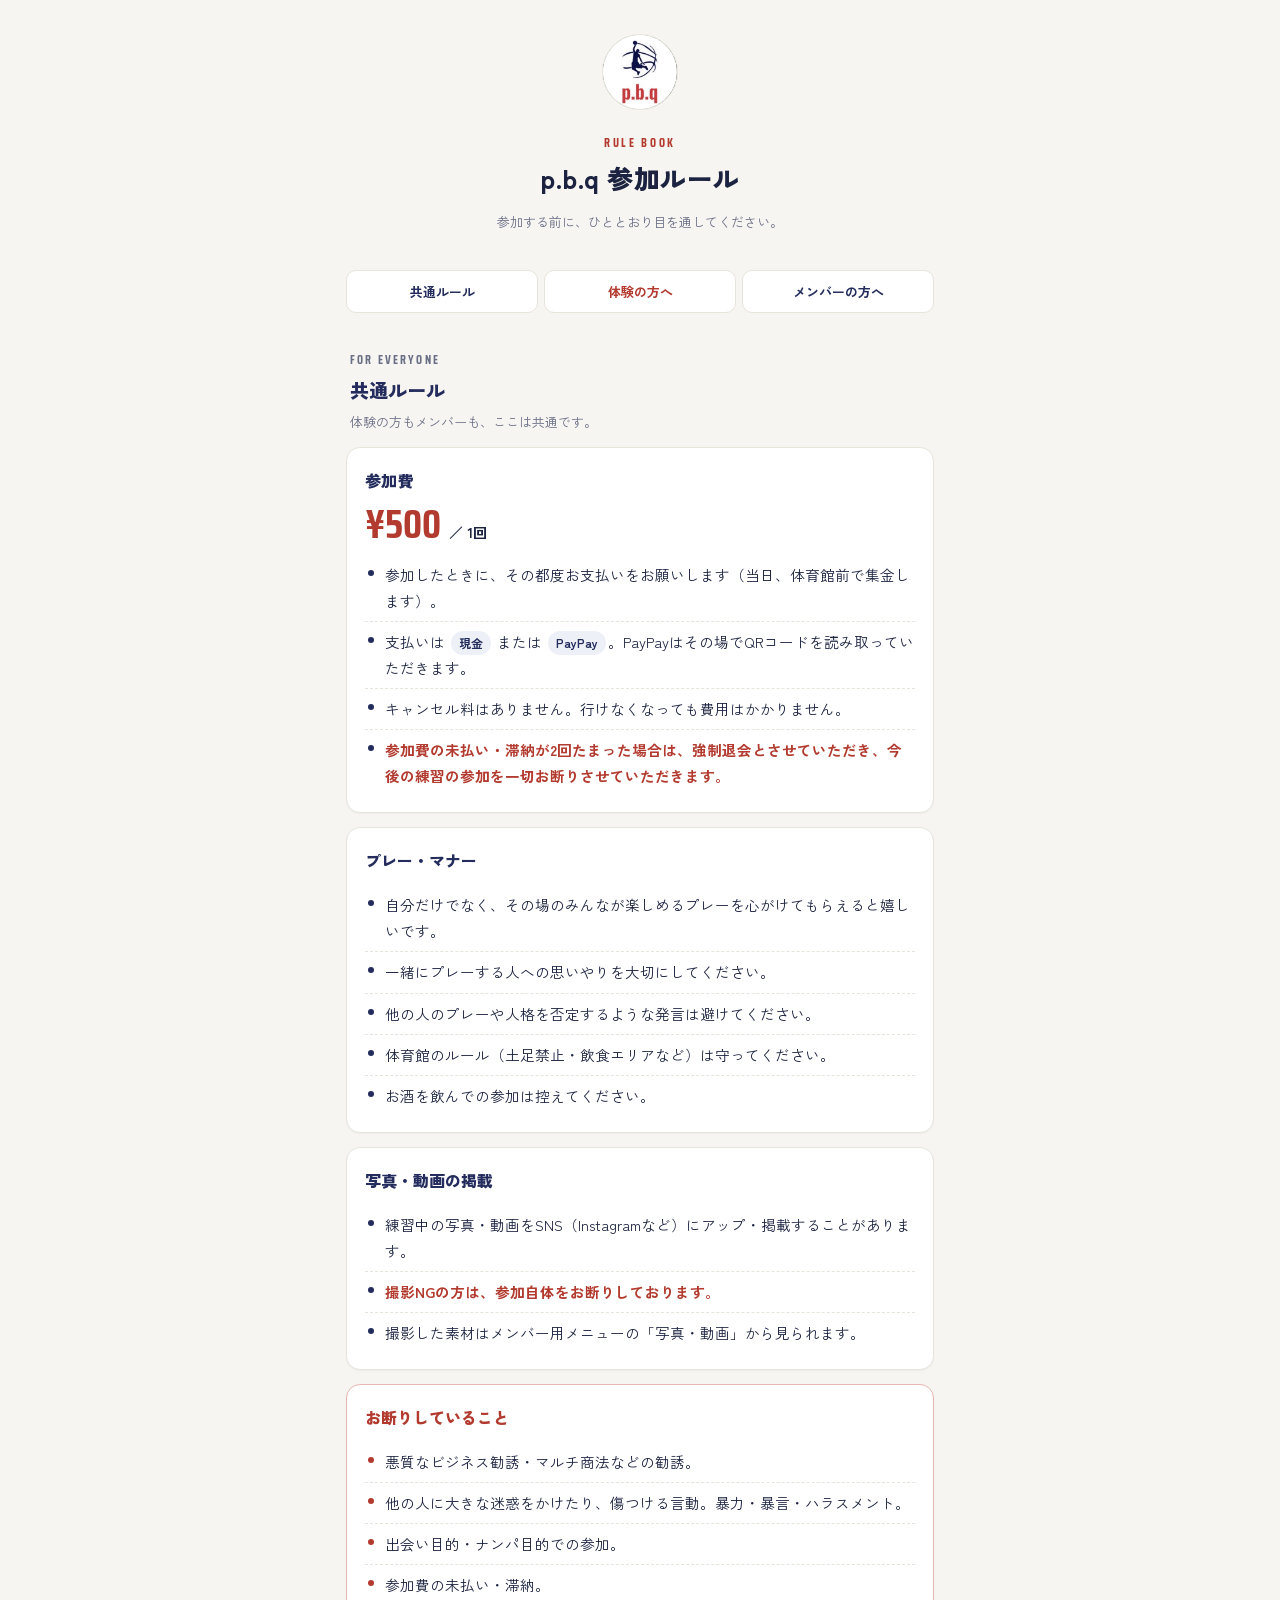
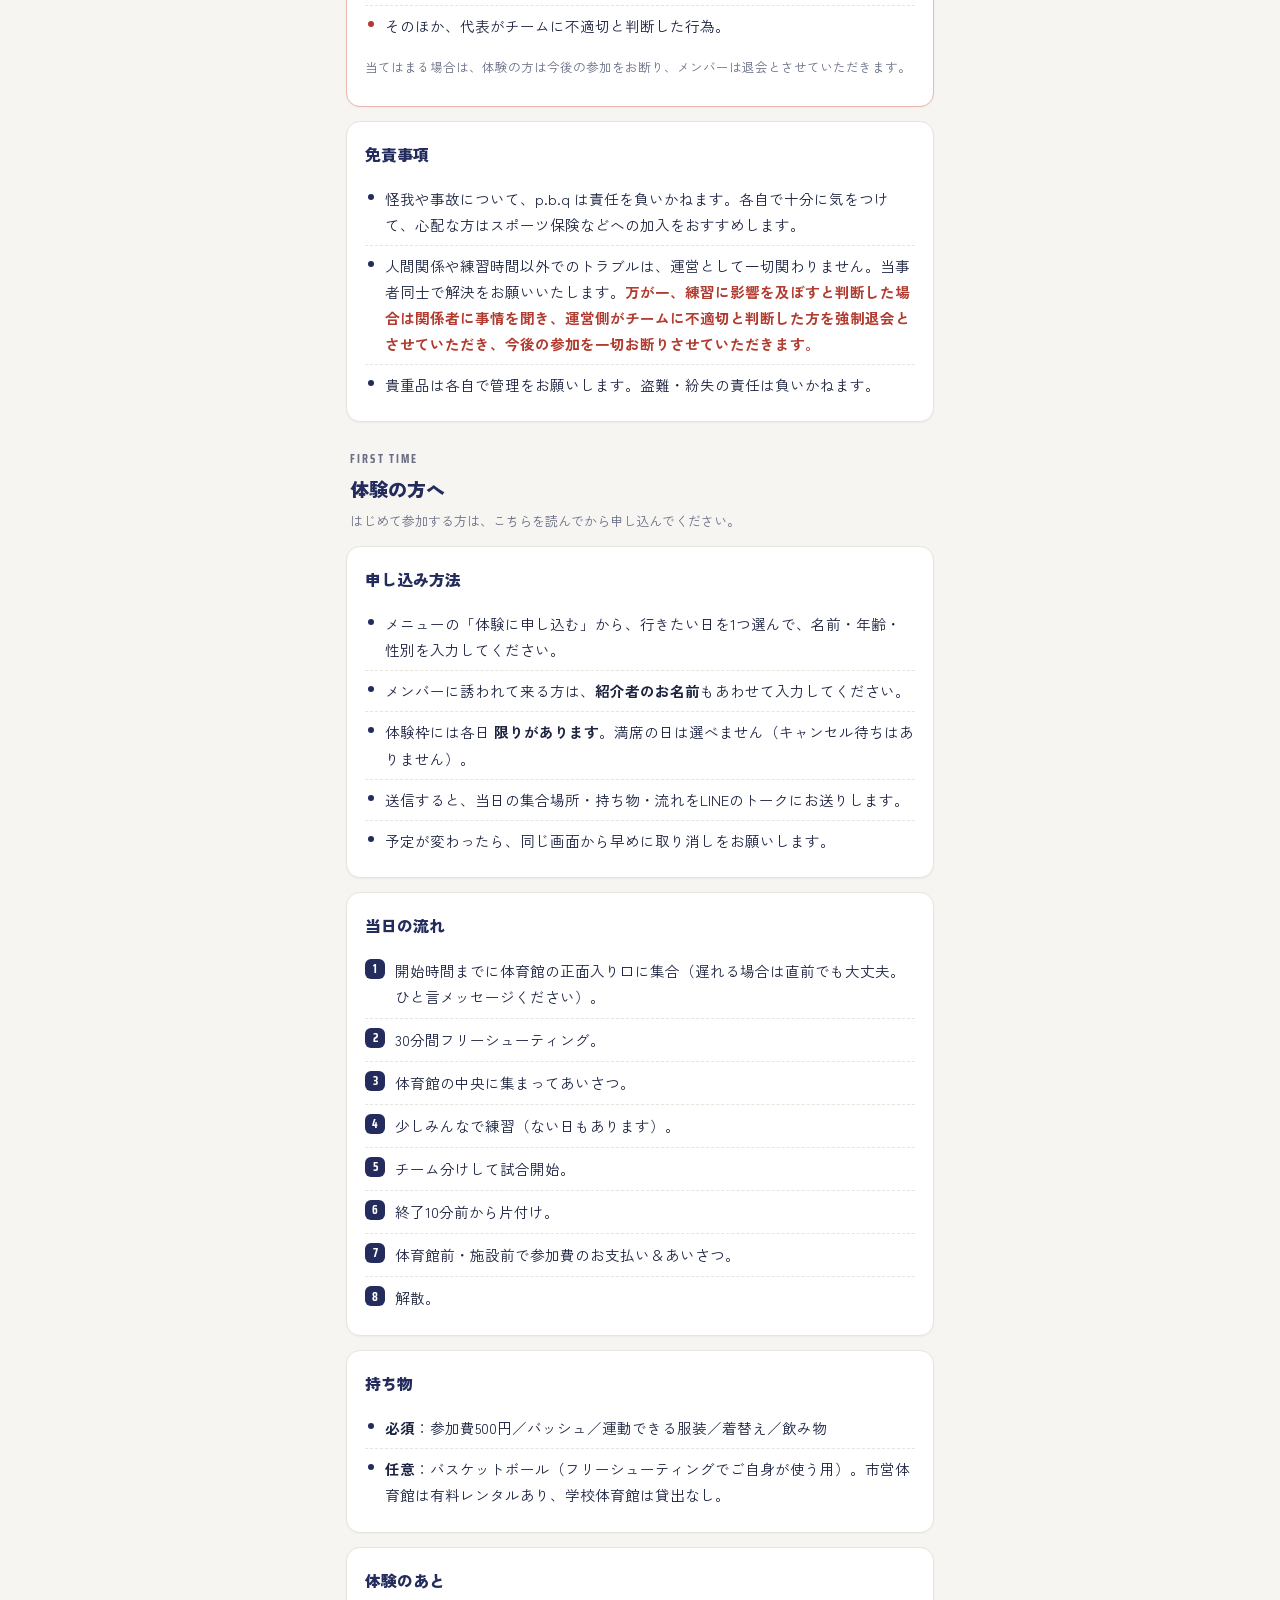
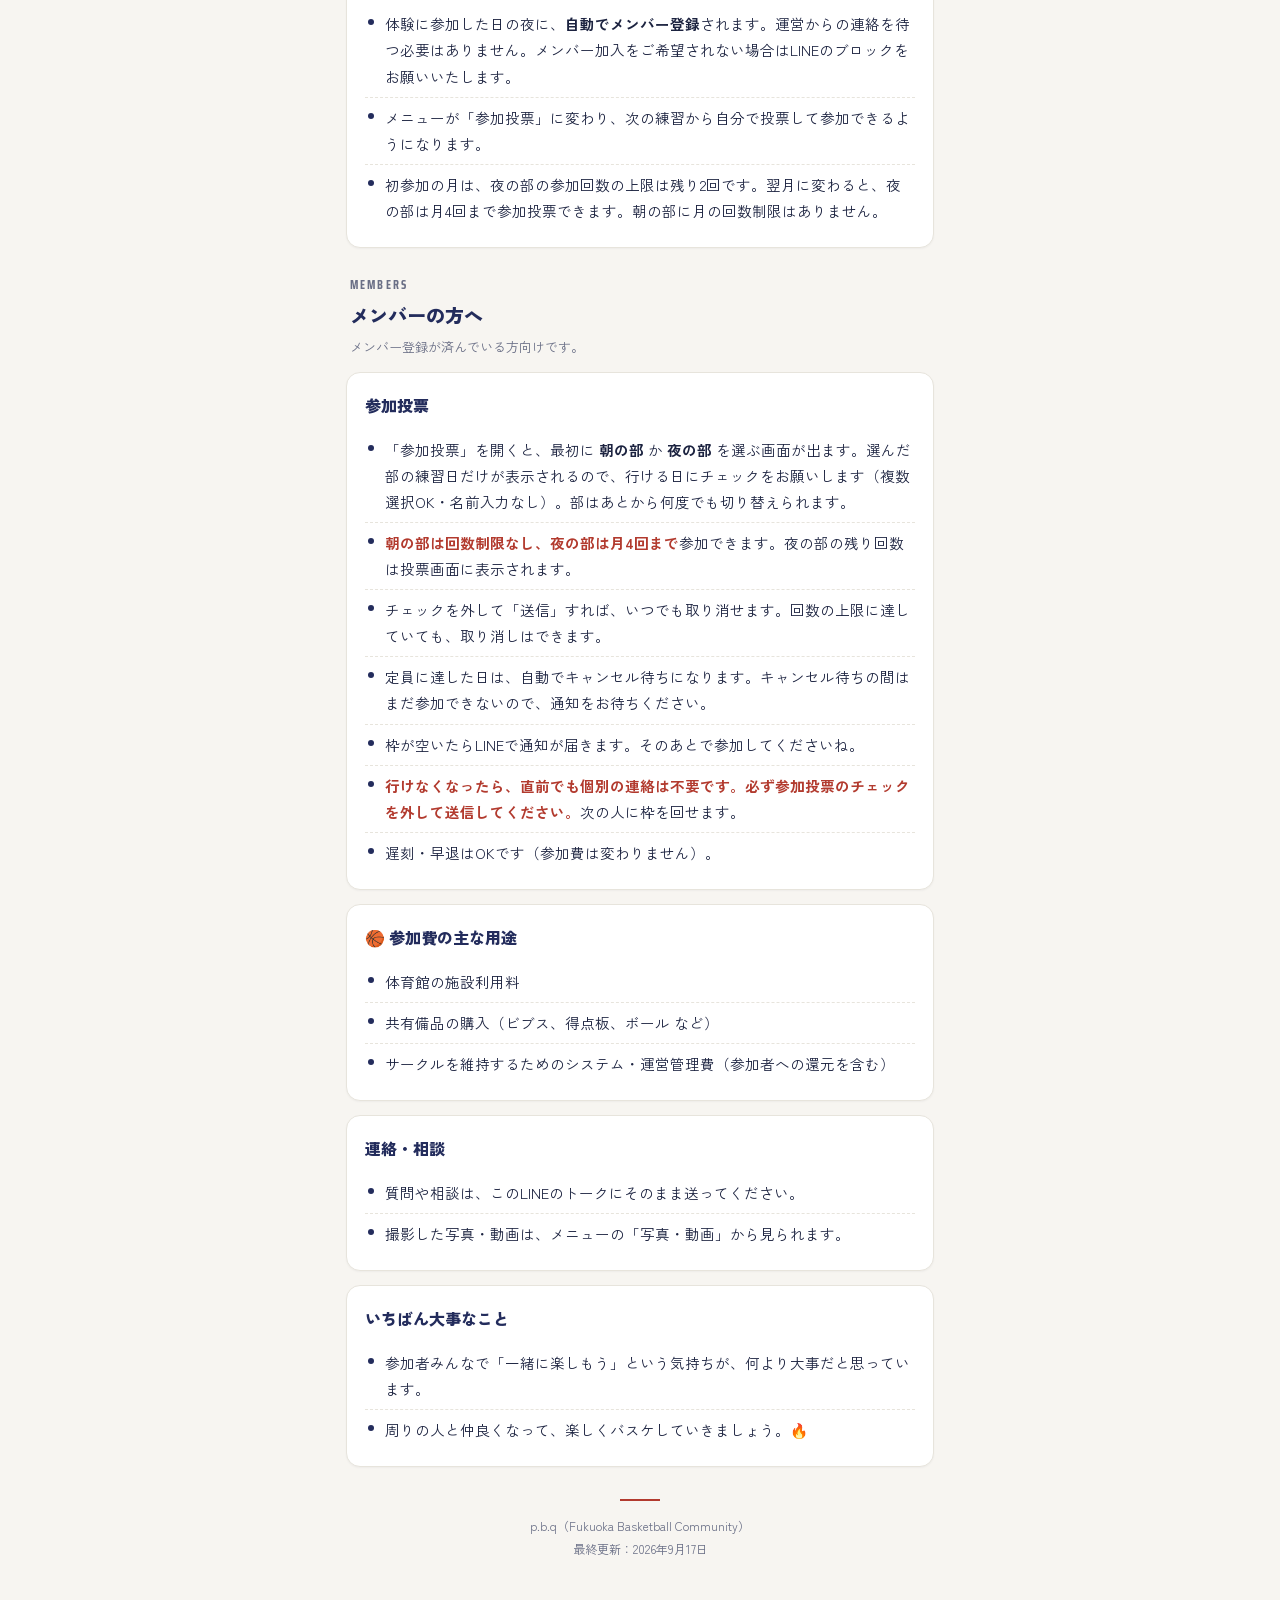
<file: rules.html>
<!DOCTYPE html>
<html lang="ja">
<head>
<meta charset="utf-8">
<meta name="viewport" content="width=device-width, initial-scale=1">
<title>p.b.q 参加ルール</title>
<link rel="preconnect" href="https://fonts.googleapis.com">
<link rel="preconnect" href="https://fonts.gstatic.com" crossorigin>
<link rel="stylesheet" href="https://fonts.googleapis.com/css2?family=Saira+Condensed:wght@600;700&family=Zen+Kaku+Gothic+New:wght@500;700;900&display=swap">
<style>
  :root{
    --paper:#f7f5f1; --card:#ffffff; --ink:#1c2340; --navy:#232c5c; --brick:#b23a2e;
    --sub:#6a6f86; --line:#e7e4dc;
  }
  *{box-sizing:border-box}
  html{-webkit-text-size-adjust:100%}
  body{
    margin:0;background:var(--paper);color:var(--ink);
    font-family:"Zen Kaku Gothic New",-apple-system,BlinkMacSystemFont,"Hiragino Sans",sans-serif;
    line-height:1.8;font-feature-settings:"palt";
  }
  .wrap{max-width:620px;margin:0 auto;padding:0 16px 72px}

  header{text-align:center;padding:34px 0 6px}
  header img{width:76px;height:76px;border-radius:50%;border:1px solid var(--line);object-fit:cover}
  header .kicker{font-family:"Saira Condensed",sans-serif;font-weight:700;letter-spacing:.22em;text-transform:uppercase;font-size:12px;color:var(--brick);margin:14px 0 2px}
  header h1{font-weight:900;font-size:26px;margin:0;letter-spacing:.02em}
  header p{color:var(--sub);font-size:13px;margin:8px 0 0}

  .tabs{display:flex;gap:6px;margin-top:20px;position:sticky;top:0;background:var(--paper);padding:10px 0;z-index:5}
  .tabs a{
    flex:1;text-align:center;text-decoration:none;font-weight:700;font-size:13px;
    color:var(--navy);background:var(--card);border:1px solid var(--line);border-radius:10px;padding:9px 4px;
  }
  .tabs a.brick{color:var(--brick)}

  .group-h{
    font-family:"Saira Condensed",sans-serif;font-weight:700;letter-spacing:.18em;text-transform:uppercase;
    font-size:12px;color:var(--sub);margin:26px 4px 2px;
  }
  .group-t{font-weight:900;font-size:19px;color:var(--navy);margin:0 4px 4px}
  .group-lead{font-size:13px;color:var(--sub);margin:0 4px 4px;line-height:1.7}

  .sec{background:var(--card);border:1px solid var(--line);border-radius:14px;padding:18px 18px 16px;margin-top:14px;box-shadow:0 1px 2px rgba(20,20,40,.04)}
  .sec h2{
    font-weight:900;font-size:16px;margin:0 0 10px;color:var(--navy);
    display:flex;align-items:center;gap:9px;
  }
  .sec.danger{border-color:#e7b7b0}
  .sec.danger h2{color:var(--brick)}

  ul{margin:0;padding:0;list-style:none}
  li{position:relative;padding:7px 0 7px 20px;font-size:14.5px;border-top:1px dashed var(--line)}
  li:first-child{border-top:0}
  li::before{content:"";position:absolute;left:3px;top:15px;width:6px;height:6px;border-radius:50%;background:var(--navy)}
  .sec.danger li::before{background:var(--brick)}
  li b{font-weight:700}
  .hl{color:var(--brick);font-weight:700}
  .pill{display:inline-block;background:#eef0f7;color:var(--navy);font-weight:700;font-size:12px;padding:1px 8px;border-radius:999px;margin:0 2px}

  .steps{margin:0;padding:0;counter-reset:s;list-style:none}
  .steps li{padding:8px 0 8px 30px;border-top:1px dashed var(--line)}
  .steps li:first-child{border-top:0}
  .steps li::before{
    counter-increment:s;content:counter(s);
    left:0;top:9px;width:20px;height:20px;border-radius:6px;background:var(--navy);color:#fff;
    font-family:"Saira Condensed",sans-serif;font-weight:700;font-size:12px;
    display:flex;align-items:center;justify-content:center;
  }

  .fee{display:flex;align-items:baseline;gap:8px;margin:2px 0 10px}
  .fee .amt{font-family:"Saira Condensed",sans-serif;font-weight:700;font-size:40px;color:var(--brick);line-height:1}
  .fee .u{font-size:14px;font-weight:700}

  .note{font-size:12.5px;color:var(--sub);margin-top:10px;line-height:1.7}

  footer{text-align:center;color:var(--sub);font-size:12px;margin-top:32px;line-height:1.9}
  footer .line{width:40px;height:2px;background:var(--brick);margin:0 auto 14px}
</style>
</head>
<body>
<div class="wrap">
  <header>
    <img src="[data-uri]" alt="p.b.q">
    <div class="kicker">Rule Book</div>
    <h1>p.b.q 参加ルール</h1>
    <p>参加する前に、ひととおり目を通してください。</p>
  </header>

  <nav class="tabs">
    <a href="#common">共通ルール</a>
    <a href="#trial" class="brick">体験の方へ</a>
    <a href="#member">メンバーの方へ</a>
  </nav>

  <!-- ============ 共通ルール ============ -->
  <div class="group-h" id="common">For everyone</div>
  <div class="group-t">共通ルール</div>
  <div class="group-lead">体験の方もメンバーも、ここは共通です。</div>

  <section class="sec">
    <h2>参加費</h2>
    <div class="fee"><span class="amt">¥500</span><span class="u">／ 1回</span></div>
    <ul>
      <li>参加したときに、その都度お支払いをお願いします（当日、体育館前で集金します）。</li>
      <li>支払いは <span class="pill">現金</span> または <span class="pill">PayPay</span>。PayPayはその場でQRコードを読み取っていただきます。</li>
      <li>キャンセル料はありません。行けなくなっても費用はかかりません。</li>
      <li><span class="hl">参加費の未払い・滞納が2回たまった場合は、強制退会とさせていただき、今後の練習の参加を一切お断りさせていただきます。</span></li>
    </ul>
  </section>

  <section class="sec">
    <h2>プレー・マナー</h2>
    <ul>
      <li>自分だけでなく、その場のみんなが楽しめるプレーを心がけてもらえると嬉しいです。</li>
      <li>一緒にプレーする人への思いやりを大切にしてください。</li>
      <li>他の人のプレーや人格を否定するような発言は避けてください。</li>
      <li>体育館のルール（土足禁止・飲食エリアなど）は守ってください。</li>
      <li>お酒を飲んでの参加は控えてください。</li>
    </ul>
  </section>

  <section class="sec">
    <h2>写真・動画の掲載</h2>
    <ul>
      <li>練習中の写真・動画をSNS（Instagramなど）にアップ・掲載することがあります。</li>
      <li><span class="hl">撮影NGの方は、参加自体をお断りしております。</span></li>
      <li>撮影した素材はメンバー用メニューの「写真・動画」から見られます。</li>
    </ul>
  </section>

  <section class="sec danger">
    <h2>お断りしていること</h2>
    <ul>
      <li>悪質なビジネス勧誘・マルチ商法などの勧誘。</li>
      <li>他の人に大きな迷惑をかけたり、傷つける言動。暴力・暴言・ハラスメント。</li>
      <li>出会い目的・ナンパ目的での参加。</li>
      <li>参加費の未払い・滞納。</li>
      <li>そのほか、代表がチームに不適切と判断した行為。</li>
    </ul>
    <p class="note">当てはまる場合は、体験の方は今後の参加をお断り、メンバーは退会とさせていただきます。</p>
  </section>

  <section class="sec">
    <h2>免責事項</h2>
    <ul>
      <li>怪我や事故について、p.b.q は責任を負いかねます。各自で十分に気をつけて、心配な方はスポーツ保険などへの加入をおすすめします。</li>
      <li>人間関係や練習時間以外でのトラブルは、運営として一切関わりません。当事者同士で解決をお願いいたします。<span class="hl">万が一、練習に影響を及ぼすと判断した場合は関係者に事情を聞き、運営側がチームに不適切と判断した方を強制退会とさせていただき、今後の参加を一切お断りさせていただきます。</span></li>
      <li>貴重品は各自で管理をお願いします。盗難・紛失の責任は負いかねます。</li>
    </ul>
  </section>

  <!-- ============ 体験の方へ ============ -->
  <div class="group-h" id="trial">First time</div>
  <div class="group-t">体験の方へ</div>
  <div class="group-lead">はじめて参加する方は、こちらを読んでから申し込んでください。</div>

  <section class="sec">
    <h2>申し込み方法</h2>
    <ul>
      <li>メニューの「体験に申し込む」から、行きたい日を1つ選んで、名前・年齢・性別を入力してください。</li>
      <li>メンバーに誘われて来る方は、<b>紹介者のお名前</b>もあわせて入力してください。</li>
      <li>体験枠には各日 <b>限りがあります</b>。満席の日は選べません（キャンセル待ちはありません）。</li>
      <li>送信すると、当日の集合場所・持ち物・流れをLINEのトークにお送りします。</li>
      <li>予定が変わったら、同じ画面から早めに取り消しをお願いします。</li>
    </ul>
  </section>

  <section class="sec">
    <h2>当日の流れ</h2>
    <ul class="steps">
      <li>開始時間までに体育館の正面入り口に集合（遅れる場合は直前でも大丈夫。ひと言メッセージください）。</li>
      <li>30分間フリーシューティング。</li>
      <li>体育館の中央に集まってあいさつ。</li>
      <li>少しみんなで練習（ない日もあります）。</li>
      <li>チーム分けして試合開始。</li>
      <li>終了10分前から片付け。</li>
      <li>体育館前・施設前で参加費のお支払い＆あいさつ。</li>
      <li>解散。</li>
    </ul>
  </section>

  <section class="sec">
    <h2>持ち物</h2>
    <ul>
      <li><b>必須</b>：参加費500円／バッシュ／運動できる服装／着替え／飲み物</li>
      <li><b>任意</b>：バスケットボール（フリーシューティングでご自身が使う用）。市営体育館は有料レンタルあり、学校体育館は貸出なし。</li>
    </ul>
  </section>

  <section class="sec">
    <h2>体験のあと</h2>
    <ul>
      <li>体験に参加した日の夜に、<b>自動でメンバー登録</b>されます。運営からの連絡を待つ必要はありません。メンバー加入をご希望されない場合はLINEのブロックをお願いいたします。</li>
      <li>メニューが「参加投票」に変わり、次の練習から自分で投票して参加できるようになります。</li>
      <li>初参加の月は、夜の部の参加回数の上限は残り2回です。翌月に変わると、夜の部は月4回まで参加投票できます。朝の部に月の回数制限はありません。</li>
    </ul>
  </section>

  <!-- ============ メンバーの方へ ============ -->
  <div class="group-h" id="member">Members</div>
  <div class="group-t">メンバーの方へ</div>
  <div class="group-lead">メンバー登録が済んでいる方向けです。</div>

  <section class="sec">
    <h2>参加投票</h2>
    <ul>
      <li>「参加投票」を開くと、最初に <b>朝の部</b> か <b>夜の部</b> を選ぶ画面が出ます。選んだ部の練習日だけが表示されるので、行ける日にチェックをお願いします（複数選択OK・名前入力なし）。部はあとから何度でも切り替えられます。</li>
      <li><span class="hl">朝の部は回数制限なし、夜の部は月4回まで</span>参加できます。夜の部の残り回数は投票画面に表示されます。</li>
      <li>チェックを外して「送信」すれば、いつでも取り消せます。回数の上限に達していても、取り消しはできます。</li>
      <li>定員に達した日は、自動でキャンセル待ちになります。キャンセル待ちの間はまだ参加できないので、通知をお待ちください。</li>
      <li>枠が空いたらLINEで通知が届きます。そのあとで参加してくださいね。</li>
      <li><span class="hl">行けなくなったら、直前でも個別の連絡は不要です。必ず参加投票のチェックを外して送信してください。</span>次の人に枠を回せます。</li>
      <li>遅刻・早退はOKです（参加費は変わりません）。</li>
    </ul>
  </section>

  <section class="sec">
    <h2>🏀 参加費の主な用途</h2>
    <ul>
      <li>体育館の施設利用料</li>
      <li>共有備品の購入（ビブス、得点板、ボール など）</li>
      <li>サークルを維持するためのシステム・運営管理費（参加者への還元を含む）</li>
    </ul>
  </section>

  <section class="sec">
    <h2>連絡・相談</h2>
    <ul>
      <li>質問や相談は、このLINEのトークにそのまま送ってください。</li>
      <li>撮影した写真・動画は、メニューの「写真・動画」から見られます。</li>
    </ul>
  </section>

  <section class="sec">
    <h2>いちばん大事なこと</h2>
    <ul>
      <li>参加者みんなで「一緒に楽しもう」という気持ちが、何より大事だと思っています。</li>
      <li>周りの人と仲良くなって、楽しくバスケしていきましょう。🔥</li>
    </ul>
  </section>

  <footer>
    <div class="line"></div>
    p.b.q（Fukuoka Basketball Community）<br>
    最終更新：2026年9月17日
  </footer>
</div>
</body>
</html>
</file>
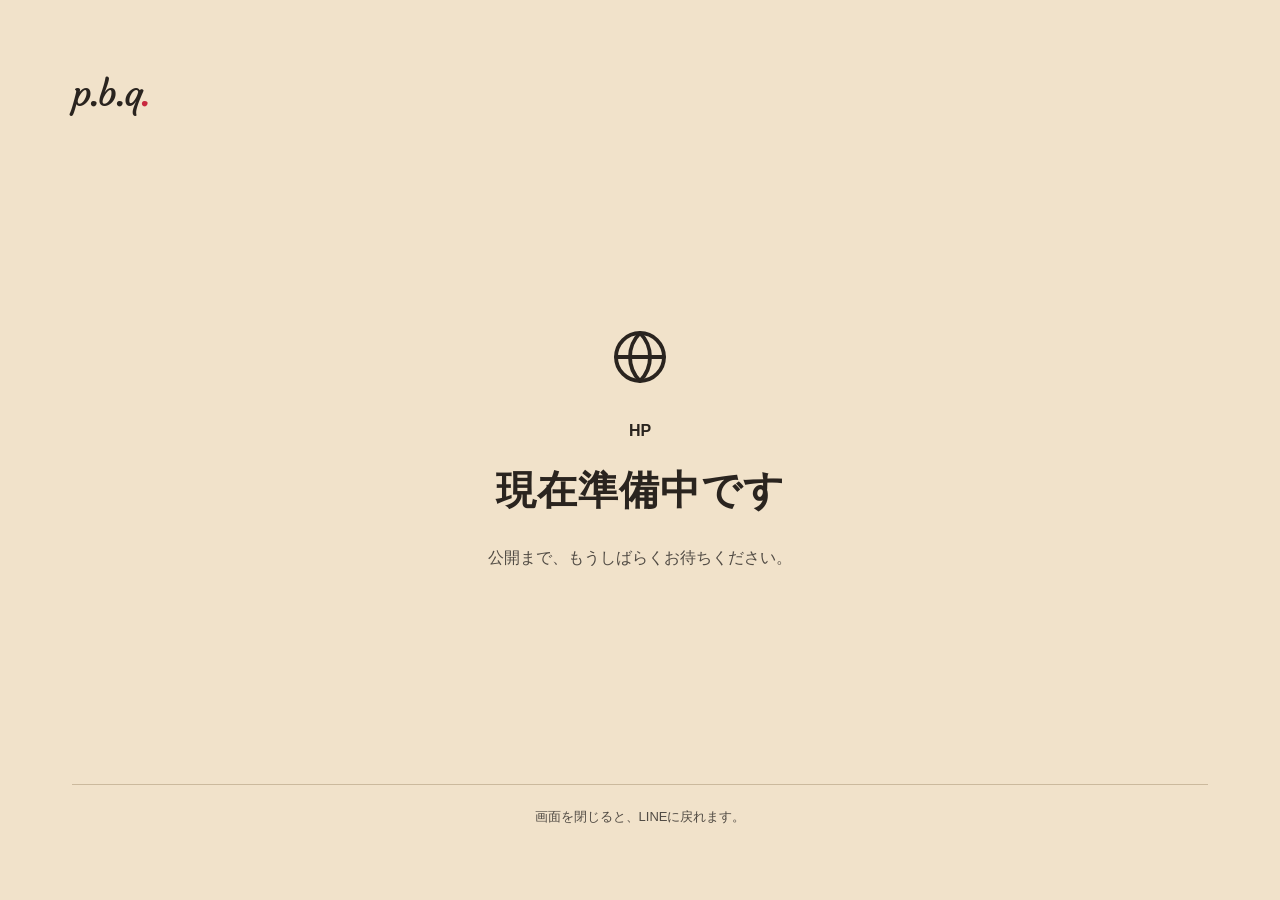
<file: preparing/hp.html>
<!doctype html>
<html lang="ja"><head><meta charset="utf-8"><meta name="viewport" content="width=device-width,initial-scale=1"><meta name="robots" content="noindex"><meta name="theme-color" content="#f1e2ca"><title>HP｜現在準備中です｜p.b.q</title><link rel="stylesheet" href="preparing.css"></head><body>
<header><div class="brand" aria-label="p.b.q">p.b.q<span>.</span></div></header>
<main><svg class="icon" viewBox="0 0 24 24" fill="none" stroke="currentColor" stroke-width="1.45" stroke-linecap="round" stroke-linejoin="round" aria-hidden="true"><circle cx="12" cy="12" r="9"/><path d="M3 12h18M12 3c-5 5-5 13 0 18M12 3c5 5 5 13 0 18"/></svg><p class="section">HP</p><h1>現在準備中です</h1><p class="description">公開まで、もうしばらくお待ちください。</p></main>
<footer>画面を閉じると、LINEに戻れます。</footer>
</body></html>
</file>
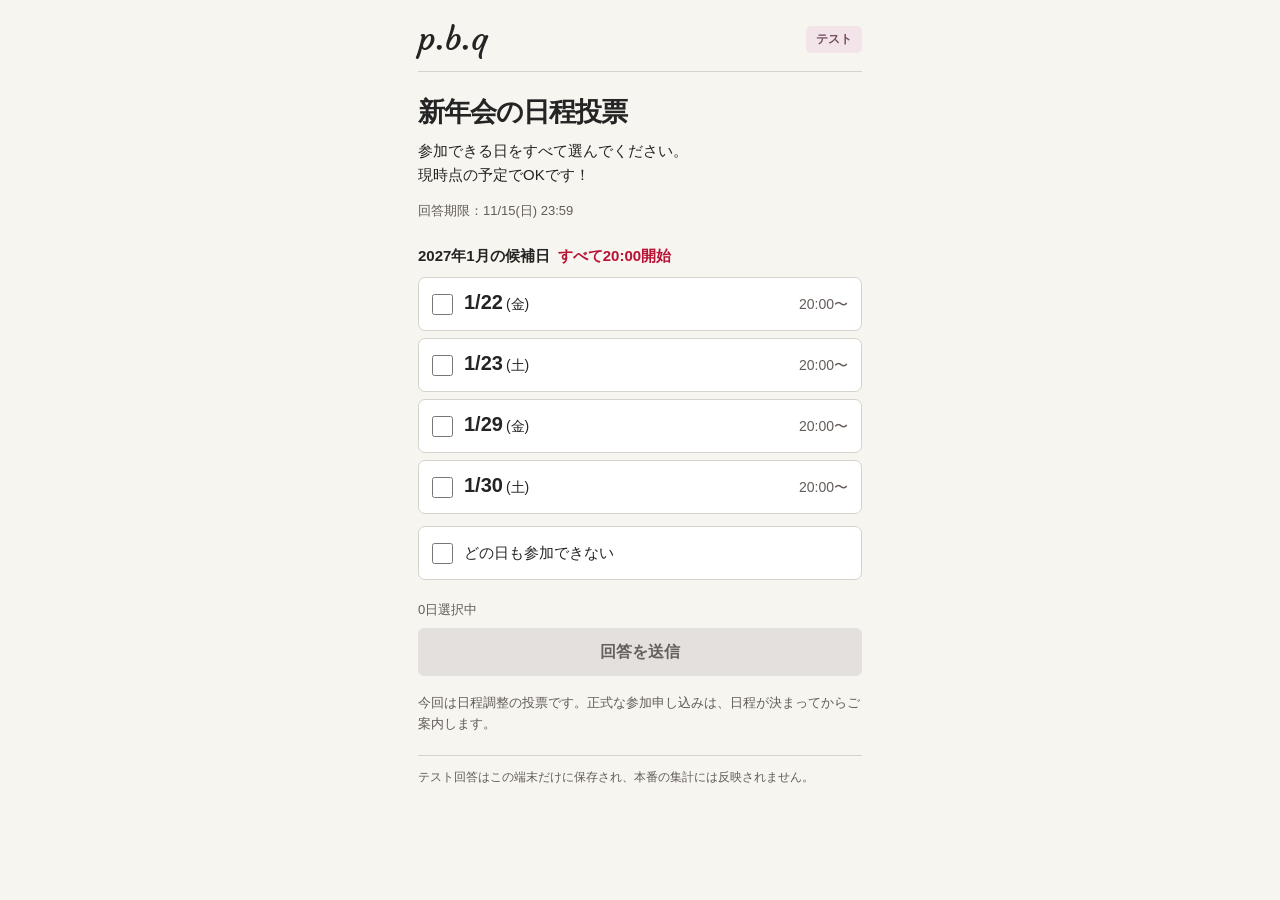
<file: preparing/newyear-vote-test-20261107.html>
<!doctype html>
<html lang="ja">
<head>
<meta charset="utf-8">
<meta name="viewport" content="width=device-width, initial-scale=1">
<meta name="robots" content="noindex,nofollow">
<meta name="referrer" content="no-referrer">
<meta name="theme-color" content="#f7f5f0">
<meta http-equiv="Content-Security-Policy" content="default-src 'none'; script-src 'self'; style-src 'unsafe-inline'; font-src 'self'; base-uri 'none'; form-action 'none'">
<title>新年会の日程投票｜p.b.q テスト</title>
<style>
@font-face{font-family:Courgette;src:url('../assets/fonts/Courgette-Regular.ttf') format('truetype');font-display:swap}
:root{color-scheme:light;--paper:#f7f5f0;--white:#fff;--ink:#242424;--sub:#625c59;--red:#b81235;--line:#d6d2cc;--tint:#fff1f3;font-family:-apple-system,BlinkMacSystemFont,"Hiragino Sans","Noto Sans JP",sans-serif;color:var(--ink);background:var(--paper);line-height:1.65;-webkit-text-size-adjust:100%}
*{box-sizing:border-box}body{margin:0}button,input{font:inherit}button{cursor:pointer}button:disabled{cursor:default}[hidden]{display:none!important}
main{max-width:480px;margin:auto;padding:22px 18px max(30px,env(safe-area-inset-bottom))}
.brand-row{display:flex;align-items:center;justify-content:space-between;border-bottom:1px solid var(--line);padding-bottom:14px;gap:10px}
.brand{font:32px/1.1 Courgette,Georgia,serif}.test{font-size:12px;font-weight:700;color:#735062;background:#f3e4e9;padding:4px 10px;border-radius:5px}
h1{font-size:27px;line-height:1.35;margin:22px 0 8px;letter-spacing:-.035em}p{margin:0 0 12px}.intro{font-size:15px}.limit{font-size:13px;color:var(--sub);margin-top:6px}
fieldset{min-width:0;border:0;margin:22px 0 12px;padding:0}legend{padding:0;font-size:15px;font-weight:700;margin-bottom:9px}.times{font-weight:600;color:var(--red);margin-left:8px}
.choice{display:flex;align-items:center;gap:11px;min-height:54px;padding:10px 13px;margin-bottom:7px;border:1px solid var(--line);border-radius:7px;background:var(--white);cursor:pointer}
.choice:has(input:checked){border-color:var(--red);background:var(--tint)}.choice input{accent-color:var(--red);margin:0;width:21px;height:21px;flex:none}
.choice .date{font-size:20px;font-weight:750;font-variant-numeric:tabular-nums;line-height:1.15}.choice .dow{font-size:14px;margin-left:3px}.choice .time{margin-left:auto;color:var(--sub);font-size:14px;font-variant-numeric:tabular-nums}.choice.none{margin-top:12px;font-size:15px}
.actions{margin-top:12px}.selection{font-size:13px;color:var(--sub);margin:0 0 7px}.primary,.secondary{width:100%;min-height:48px;border-radius:6px;font-size:16px;font-weight:700;padding:9px 13px}
.primary{background:var(--red);color:white;border:1px solid var(--red)}.primary:disabled{background:#e4e0dd;border-color:#e4e0dd;color:#67615e}.secondary{background:white;border:1px solid var(--red);color:var(--red)}
.note{font-size:13px;color:var(--sub);margin:16px 0 0}.test-note{font-size:12px;color:var(--sub);border-top:1px solid var(--line);margin:20px 0 0;padding-top:12px}
.confirmation{background:white;border:1px solid var(--line);border-radius:8px;margin-top:20px;padding:18px}.confirmation h2{font-size:20px;line-height:1.4;margin:0 0 12px}.confirmation ul{padding-left:1.3em;margin:8px 0 16px}.confirmation li{margin:4px 0}.reset{background:none;border:0;color:var(--sub);text-decoration:underline;padding:8px 0;min-height:42px;font-size:13px}
:focus-visible{outline:2px solid var(--red);outline-offset:3px}
</style>
<script defer src="../assets/newyear-vote-test-20261107.js"></script>
</head>
<body>
<main>
  <header class="brand-row"><span class="brand">p.b.q</span><span class="test">テスト</span></header>
  <h1>新年会の日程投票</h1>
  <p class="intro">参加できる日をすべて選んでください。<br>現時点の予定でOKです！</p>
  <p class="limit">回答期限：11/15(日) 23:59</p>
  <form id="vote" autocomplete="off">
    <fieldset>
      <legend>2027年1月の候補日<span class="times">すべて20:00開始</span></legend>
      <label class="choice"><input type="checkbox" name="day" value="2027-01-22" aria-label="1月22日 金曜日 20時"><span><span class="date">1/22</span><span class="dow">(金)</span></span><span class="time">20:00〜</span></label>
      <label class="choice"><input type="checkbox" name="day" value="2027-01-23" aria-label="1月23日 土曜日 20時"><span><span class="date">1/23</span><span class="dow">(土)</span></span><span class="time">20:00〜</span></label>
      <label class="choice"><input type="checkbox" name="day" value="2027-01-29" aria-label="1月29日 金曜日 20時"><span><span class="date">1/29</span><span class="dow">(金)</span></span><span class="time">20:00〜</span></label>
      <label class="choice"><input type="checkbox" name="day" value="2027-01-30" aria-label="1月30日 土曜日 20時"><span><span class="date">1/30</span><span class="dow">(土)</span></span><span class="time">20:00〜</span></label>
      <label class="choice none"><input type="checkbox" id="none" name="day" value="none">どの日も参加できない</label>
    </fieldset>
    <div class="actions">
      <p id="selection" class="selection" aria-live="polite">0日選択中</p>
      <button class="primary" id="submit" type="submit" disabled>回答を送信</button>
    </div>
  </form>
  <section class="confirmation" id="confirmation" hidden aria-labelledby="complete-heading">
    <h2 id="complete-heading" tabindex="-1">ご回答ありがとうございます！</h2>
    <p>回答した日程</p>
    <ul id="selected-days"></ul>
    <button class="secondary" id="change" type="button">回答を変更する</button>
    <button class="reset" id="reset" type="button">テスト回答をリセット</button>
  </section>
  <p class="note">今回は日程調整の投票です。正式な参加申し込みは、日程が決まってからご案内します。</p>
  <p class="test-note">テスト回答はこの端末だけに保存され、本番の集計には反映されません。</p>
  <noscript><p>投票画面を試すにはJavaScriptを有効にしてください。</p></noscript>
</main>
</body>
</html>
</file>
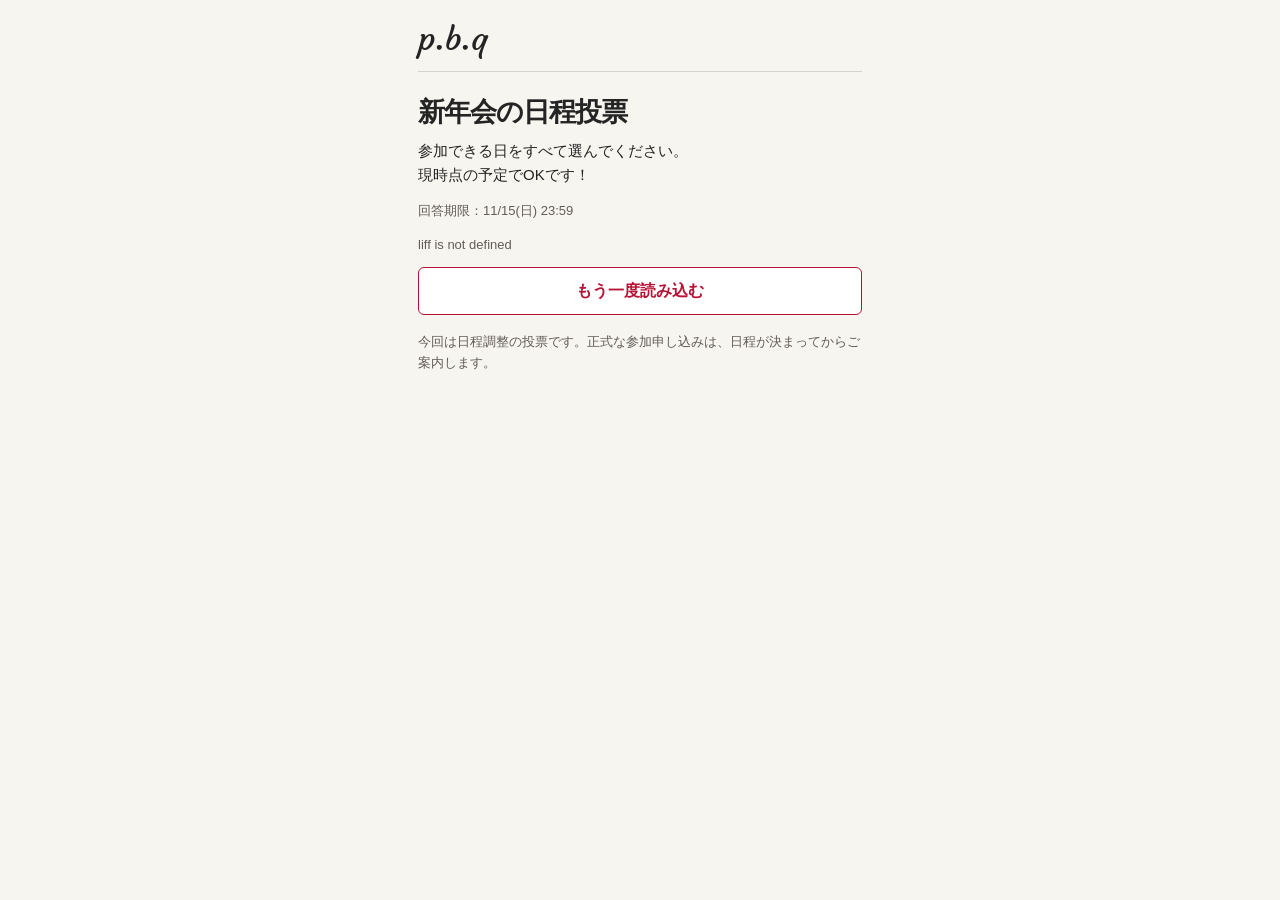
<file: preparing/newyear-vote.html>
<!doctype html>
<html lang="ja">
<head>
<meta charset="utf-8">
<meta name="viewport" content="width=device-width, initial-scale=1">
<meta name="robots" content="noindex,nofollow">
<meta name="referrer" content="no-referrer">
<meta name="theme-color" content="#f7f5f0">
<title>新年会の日程投票｜p.b.q</title>
<style>
@font-face{font-family:Courgette;src:url('../assets/fonts/Courgette-Regular.ttf') format('truetype');font-display:swap}
:root{color-scheme:light;--paper:#f7f5f0;--white:#fff;--ink:#242424;--sub:#625c59;--red:#b81235;--line:#d6d2cc;--tint:#fff1f3;font-family:-apple-system,BlinkMacSystemFont,"Hiragino Sans","Noto Sans JP",sans-serif;color:var(--ink);background:var(--paper);line-height:1.65;-webkit-text-size-adjust:100%}
*{box-sizing:border-box}body{margin:0}button,input{font:inherit}button{cursor:pointer}button:disabled{cursor:default}[hidden]{display:none!important}
main{max-width:480px;margin:auto;padding:22px 18px max(30px,env(safe-area-inset-bottom))}
.brand-row{display:flex;align-items:center;justify-content:space-between;border-bottom:1px solid var(--line);padding-bottom:14px;gap:10px}
.brand{font:32px/1.1 Courgette,Georgia,serif}.test{font-size:12px;font-weight:700;color:#735062;background:#f3e4e9;padding:4px 10px;border-radius:5px}
h1{font-size:27px;line-height:1.35;margin:22px 0 8px;letter-spacing:-.035em}p{margin:0 0 12px}.intro{font-size:15px}.limit{font-size:13px;color:var(--sub);margin-top:6px}
fieldset{min-width:0;border:0;margin:22px 0 12px;padding:0}legend{padding:0;font-size:15px;font-weight:700;margin-bottom:9px}.times{font-weight:600;color:var(--red);margin-left:8px}
.choice{display:flex;align-items:center;gap:11px;min-height:54px;padding:10px 13px;margin-bottom:7px;border:1px solid var(--line);border-radius:7px;background:var(--white);cursor:pointer}
.choice:has(input:checked){border-color:var(--red);background:var(--tint)}.choice input{accent-color:var(--red);margin:0;width:21px;height:21px;flex:none}
.choice .date{font-size:20px;font-weight:750;font-variant-numeric:tabular-nums;line-height:1.15}.choice .dow{font-size:14px;margin-left:3px}.choice .time{margin-left:auto;color:var(--sub);font-size:14px;font-variant-numeric:tabular-nums}.choice.none{margin-top:12px;font-size:15px}
.actions{margin-top:12px}.selection{font-size:13px;color:var(--sub);margin:0 0 7px}.primary,.secondary{width:100%;min-height:48px;border-radius:6px;font-size:16px;font-weight:700;padding:9px 13px}
.primary{background:var(--red);color:white;border:1px solid var(--red)}.primary:disabled{background:#e4e0dd;border-color:#e4e0dd;color:#67615e}.secondary{background:white;border:1px solid var(--red);color:var(--red)}
.note{font-size:13px;color:var(--sub);margin:16px 0 0}.test-note{font-size:12px;color:var(--sub);border-top:1px solid var(--line);margin:20px 0 0;padding-top:12px}
.confirmation{background:white;border:1px solid var(--line);border-radius:8px;margin-top:20px;padding:18px}.confirmation h2{font-size:20px;line-height:1.4;margin:0 0 12px}.confirmation ul{padding-left:1.3em;margin:8px 0 16px}.confirmation li{margin:4px 0}.reset{background:none;border:0;color:var(--sub);text-decoration:underline;padding:8px 0;min-height:42px;font-size:13px}
:focus-visible{outline:2px solid var(--red);outline-offset:3px}
</style>
<script defer src="https://static.line-scdn.net/liff/edge/2/sdk.js"></script>
<script defer src="../assets/newyear-vote-20261107.js"></script>
</head>
<body>
<main>
  <header class="brand-row"><span class="brand">p.b.q</span></header>
  <h1>新年会の日程投票</h1>
  <p class="intro">参加できる日をすべて選んでください。<br>現時点の予定でOKです！</p>
  <p class="limit">回答期限：11/15(日) 23:59</p>
  <p id="status" class="limit" role="status">投票を読み込んでいます…</p>
  <button class="secondary" id="retry" type="button" hidden>もう一度読み込む</button>
  <form id="vote" autocomplete="off" hidden>
    <fieldset>
      <legend>2027年1月の候補日<span class="times">すべて20:00開始</span></legend>
      <label class="choice"><input type="checkbox" name="day" value="2027-01-22" aria-label="1月22日 金曜日 20時"><span><span class="date">1/22</span><span class="dow">(金)</span></span><span class="time">20:00〜</span></label>
      <label class="choice"><input type="checkbox" name="day" value="2027-01-23" aria-label="1月23日 土曜日 20時"><span><span class="date">1/23</span><span class="dow">(土)</span></span><span class="time">20:00〜</span></label>
      <label class="choice"><input type="checkbox" name="day" value="2027-01-29" aria-label="1月29日 金曜日 20時"><span><span class="date">1/29</span><span class="dow">(金)</span></span><span class="time">20:00〜</span></label>
      <label class="choice"><input type="checkbox" name="day" value="2027-01-30" aria-label="1月30日 土曜日 20時"><span><span class="date">1/30</span><span class="dow">(土)</span></span><span class="time">20:00〜</span></label>
      <label class="choice none"><input type="checkbox" id="none" name="day" value="none">どの日も参加できない</label>
    </fieldset>
    <div class="actions">
      <p id="selection" class="selection" aria-live="polite">0日選択中</p>
      <button class="primary" id="submit" type="submit" disabled>回答を送信</button>
    </div>
  </form>
  <section class="confirmation" id="confirmation" hidden aria-labelledby="complete-heading">
    <h2 id="complete-heading" tabindex="-1">ご回答ありがとうございます！</h2>
    <p>回答した日程</p>
    <ul id="selected-days"></ul>
    <button class="secondary" id="change" type="button">回答を変更する</button>
  </section>
  <p class="note">今回は日程調整の投票です。正式な参加申し込みは、日程が決まってからご案内します。</p>
  <noscript><p>投票画面を試すにはJavaScriptを有効にしてください。</p></noscript>
</main>
</body>
</html>
</file>
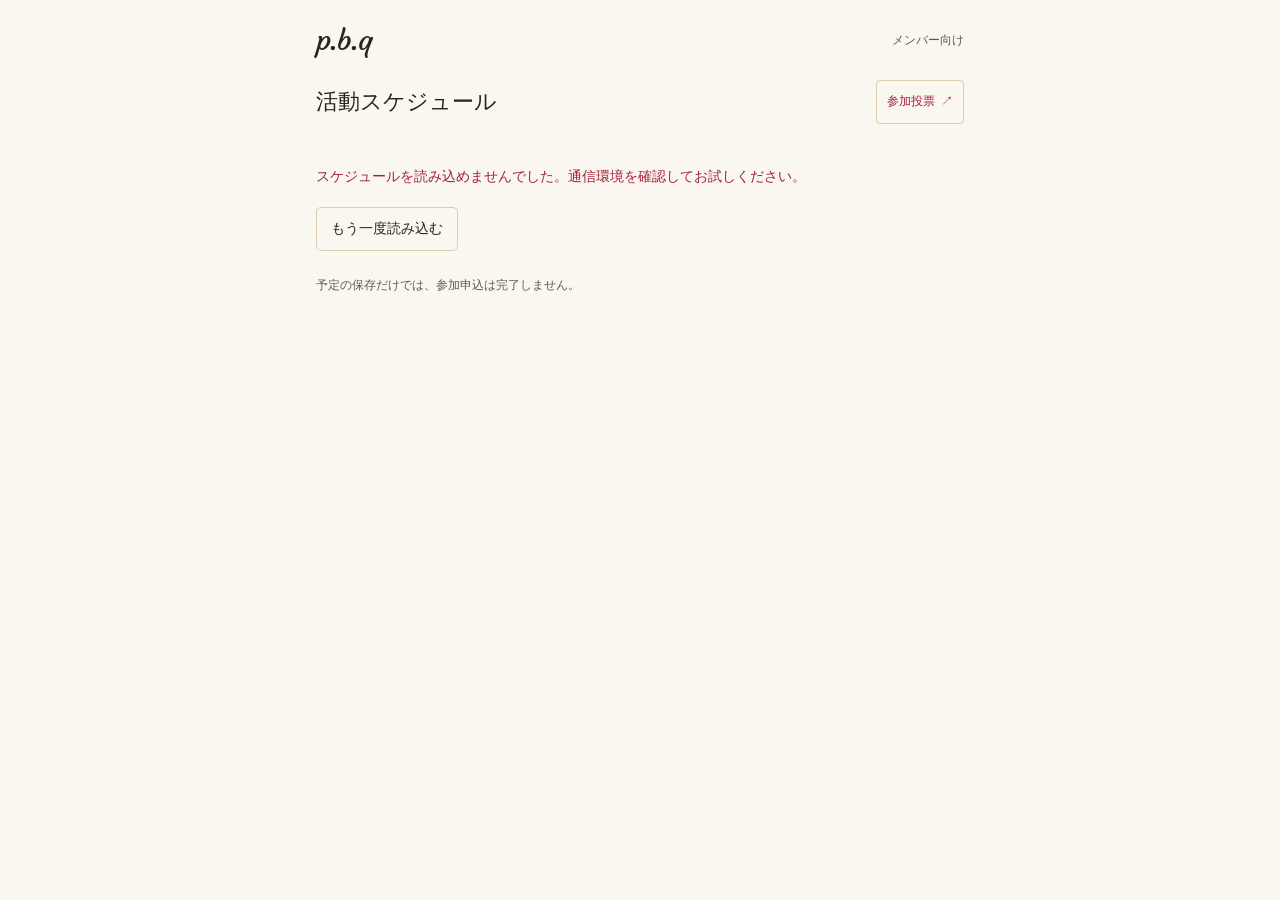
<file: preparing/schedule.html>
<!doctype html>
<html lang="ja">
<head>
<meta charset="utf-8">
<meta name="viewport" content="width=device-width,initial-scale=1">
<meta name="robots" content="noindex,nofollow">
<meta name="referrer" content="no-referrer">
<meta name="theme-color" content="#faf7f0">
<title>活動スケジュール | p.b.q</title>
<link rel="preconnect" href="https://script.google.com" crossorigin>
<link rel="preconnect" href="https://script.googleusercontent.com" crossorigin>
<link rel="stylesheet" href="../assets/schedule.css?v=night-events-20261112">
<script defer src="../assets/schedule-core.js?v=night-events-20261112"></script>
<script defer src="../assets/schedule.js?v=night-events-20261112"></script>
</head>
<body>
<main class="schedule" id="schedule" data-api="https://script.google.com/macros/s/AKfycbwFleZTrYMBT1ih-WcEpUvVc59dq8e2Bz5M1iLdVBoBB84FP_P--JQm55u2wytCww5-Kg/exec">
<header class="brand-row"><span class="brand">p.b.q</span><span class="member-label">メンバー向け</span></header>
<div class="heading-row"><h1>活動スケジュール</h1><a class="vote-link" href="https://liff.line.me/2011314745-16BXRKX0" aria-label="練習の参加投票ページはこちら">参加投票 <span aria-hidden="true">↗</span></a></div>
<div id="notice" class="notice" role="status" aria-live="polite">スケジュールを読み込んでいます…</div>
<div id="recovery" class="recovery"></div>
<section id="calendar-section" hidden aria-label="活動日程">
<nav class="month-nav" aria-label="表示する月"><button type="button" id="prev" aria-label="前の月">‹</button><h2 id="month-label" aria-live="polite"></h2><button type="button" id="next" aria-label="次の月">›</button></nav>
<div id="warning" class="warning" role="status" hidden></div>
<div id="month-grid" class="calendar-boards" role="group" aria-label="月間カレンダー"></div>
<p class="calendar-hint">日付をタップして、時間・場所・詳細を確認。</p>
<h2 class="list-heading">この月の予定</h2>
<div id="event-list"></div>
<p id="updated" class="updated"></p>
</section>
<noscript><p>表示にはJavaScriptが必要です。LINEの参加投票メニューから開き直してください。</p></noscript>
<footer>予定の保存だけでは、参加申込は完了しません。</footer>
</main>
</body>
</html>
</file>
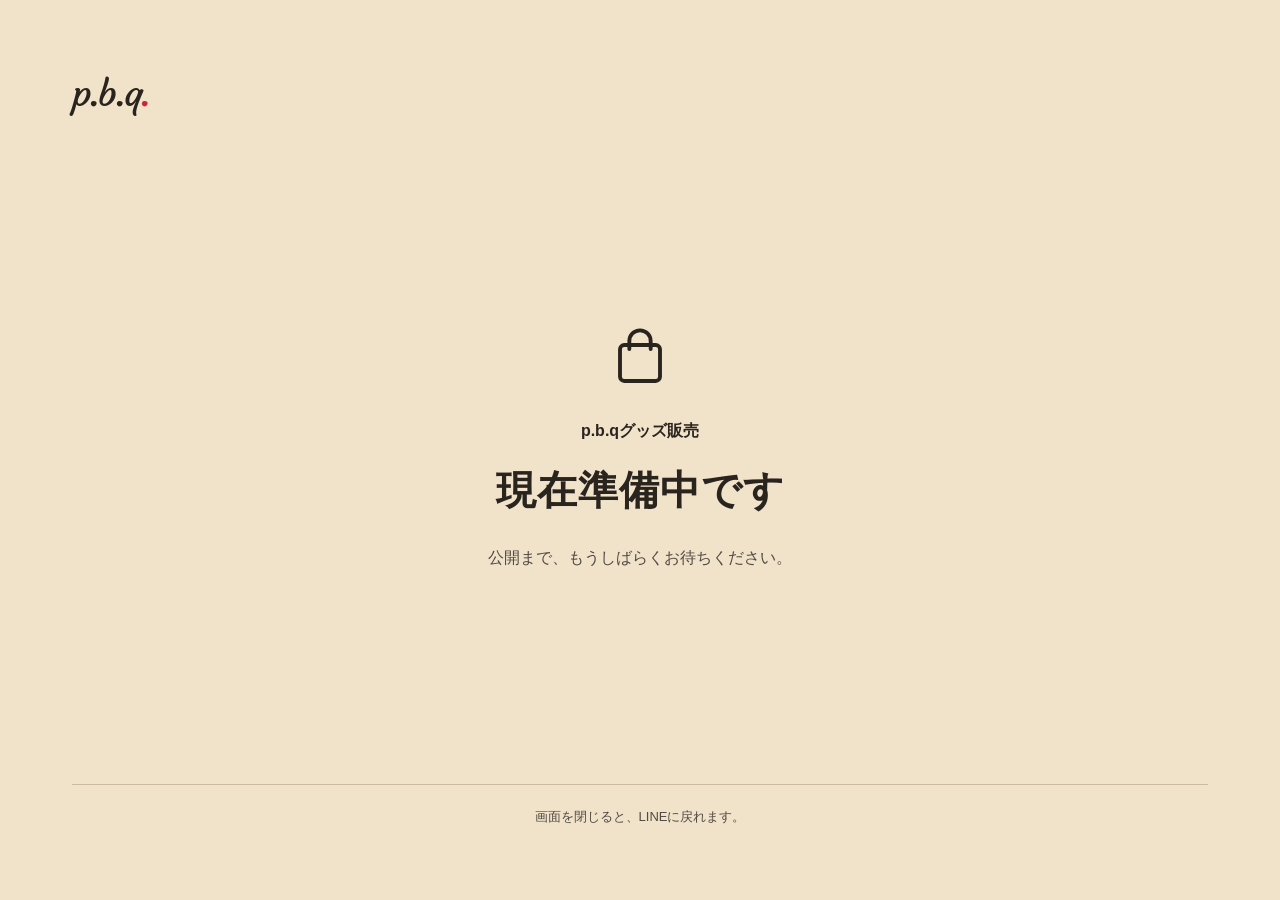
<file: preparing/shop.html>
<!doctype html>
<html lang="ja"><head><meta charset="utf-8"><meta name="viewport" content="width=device-width,initial-scale=1"><meta name="robots" content="noindex"><meta name="theme-color" content="#f1e2ca"><title>p.b.qグッズ販売｜現在準備中です｜p.b.q</title><link rel="stylesheet" href="preparing.css"></head><body>
<header><div class="brand" aria-label="p.b.q">p.b.q<span>.</span></div></header>
<main><svg class="icon" viewBox="0 0 24 24" fill="none" stroke="currentColor" stroke-width="1.45" stroke-linecap="round" stroke-linejoin="round" aria-hidden="true"><rect x="4.5" y="7.5" width="15" height="13.5" rx="1.6"/><path d="M8 9V6a4 4 0 0 1 8 0v3"/></svg><p class="section">p.b.qグッズ販売</p><h1>現在準備中です</h1><p class="description">公開まで、もうしばらくお待ちください。</p></main>
<footer>画面を閉じると、LINEに戻れます。</footer>
</body></html>
</file>
<file: assets/app.css>
@font-face{font-family:Courgette;src:url('fonts/Courgette-Regular.ttf') format('truetype');font-display:swap}@font-face{font-family:Barlow;src:url('fonts/BarlowCondensed-Bold.ttf') format('truetype');font-display:swap;font-weight:700}
:root{--navy:#171918;--navy-d:#171918;--navy-l:#3c403c;--brick:#b51f37;--brick-d:#90182c;--brick-l:#b51f37;--accent:#b51f37;--amber:#b51f37;--amber-d:#b51f37;--paper:#f7f6f2;--paper-2:#eeeFE9;--card:#fff;--ink:#171918;--ink-2:#4d534e;--ink-3:#656c65;--sub:#656c65;--line:#d7dad1;--ok:#24633e;--wl:#815718;--r:6px;--sh-s:none;--sh-m:none}
*{box-sizing:border-box;-webkit-tap-highlight-color:transparent}html,body{margin:0;padding:0}html{scroll-padding-bottom:150px;-webkit-text-size-adjust:100%}body{background:var(--paper);color:var(--ink);font-family:-apple-system,BlinkMacSystemFont,'Hiragino Kaku Gothic ProN','Yu Gothic',Meiryo,sans-serif;font-size:14px;line-height:1.75;-webkit-font-smoothing:antialiased}button,input,select{font:inherit}button{cursor:pointer}button:disabled{cursor:wait;opacity:.5}button:focus-visible,[role=checkbox]:focus-visible,input:focus-visible,select:focus-visible{outline:3px solid var(--brick);outline-offset:4px}a{color:inherit}.brandbar{background:var(--paper);border-bottom:1px solid var(--line)}.brandbar>div{max-width:640px;padding:15px 24px;margin:auto;display:flex;align-items:center;gap:17px}.wordmark{font:34px/1.3 Courgette,Georgia,serif;letter-spacing:-.07em}.brand-caption{font:700 9px/1.3 Barlow,sans-serif;letter-spacing:.12em}.service-name{margin-left:auto;font-size:11px;font-weight:700}.wrap{position:relative;max-width:640px;margin:0 auto;padding:0 20px calc(170px + env(safe-area-inset-bottom))}.hero{background:var(--ink);color:#fff;margin:0 -20px 28px;padding:30px 24px 20px}.kicker{display:flex;align-items:center;gap:10px;font:700 12px/1.4 Barlow,sans-serif;letter-spacing:.14em;color:#e5e8e0}.kicker:before{content:'';width:20px;height:2px;background:#f57585}h1{font-size:30px;line-height:1.5;margin:13px 0 14px;font-weight:800;letter-spacing:-.045em}h1 em{font-style:normal}.sub{font-size:13px;line-height:1.9;margin:8px 0;color:#e0e3dc}.sub b{font-weight:700;color:inherit}#limit-lead:empty{display:none}#limit-lead{border-left:2px solid #f57585;padding-left:11px;margin-top:15px}.who{border-top:1px solid #4f554d;margin-top:22px;padding-top:14px;display:flex;gap:12px;align-items:center;font-size:12px;color:#e0e3dc}.account-icon{color:#c4c9c0;font-size:10px}.account-label{display:block;color:#bfc7ba;font-size:10px;line-height:1.4}.who b{color:white;font-size:14px;margin-right:4px}.refline{display:flex;align-items:center;justify-content:space-between;gap:10px;font-size:11px;color:#c7cec0;margin-top:10px}.refline .live{display:flex;align-items:center;gap:7px}.refline .dot{height:6px;width:6px;background:#83c89b;border-radius:50%}.refline .dot.off{background:#ff8292}.refline .ver{display:none}.refline button{border:1px solid #79816e;background:transparent;color:white;min-height:40px;padding:6px 15px;font-size:12px;border-radius:3px}.section-label{display:flex;gap:12px;align-items:center;font-weight:700;font-size:13px;margin:0 0 16px}.section-label>span{font:700 20px/1 Barlow,sans-serif;color:var(--brick)}.seswrap{display:grid;gap:15px}.sescard{display:block;position:relative;width:100%;text-align:left;padding:25px;border:1px solid #cbd0c3;background:white;border-radius:4px;color:var(--ink);overflow:hidden}.sescard:before{content:'';position:absolute;top:0;bottom:0;left:0;width:4px;background:var(--ink)}.sescard.pm:before{background:var(--brick)}.sescard:hover{border-color:var(--brick)}.sescard .st{font:700 12px Barlow,sans-serif;letter-spacing:.12em;color:var(--ink-3)}.sescard .sh{font-size:28px;font-weight:800;line-height:1.5;margin:3px 0 8px;letter-spacing:-.04em}.sescard .sd{font-size:13px;color:var(--ink-2);line-height:1.8}.sescard .sn{display:inline-block;font-size:11px;margin-top:15px;background:#eeefe9;padding:5px 10px;color:var(--ink-2);border-radius:3px;font-weight:700}.sescard .go{position:absolute;right:23px;top:44%;font-size:27px;color:var(--ink)}.seshint{font-size:12px;color:var(--ink-3);line-height:1.9;margin:21px 0}.sesbar{display:flex;align-items:center;justify-content:space-between;gap:12px;border-bottom:1px solid var(--line);margin-bottom:22px;padding-bottom:14px}.sesbar .back{background:transparent;border:0;border-bottom:1px solid var(--ink-3);padding:7px 0;color:var(--ink-2);min-height:44px;font-size:12px;font-weight:700}.sestag{font-size:15px;font-weight:800;color:var(--ink)}.selection-help{font-size:12px;color:var(--ink-3);margin:-5px 0 18px;line-height:1.8}.day{background:white;border:1px solid #cbd0c3;border-radius:5px;margin:0 0 15px;overflow:hidden}.day.sel{border:2px solid var(--brick)}.pick{display:flex;align-items:flex-start;gap:14px;padding:19px 18px;cursor:pointer;position:relative}.day.sel .pick{background:#fcf5f5;padding:18px 17px}.pick:focus-visible{outline-offset:-4px}.pick .cb{width:24px;height:24px;border:1.5px solid #848c80;border-radius:3px;flex:none;margin-top:3px;display:flex;align-items:center;justify-content:center;background:white;color:white;font-size:15px;font-weight:800}.day.sel .cb{background:var(--brick);border-color:var(--brick)}.pick .body{flex:1;min-width:0}.pick .d{font-size:22px;line-height:1.35;font-weight:800;letter-spacing:-.035em}.pick .tp{font-size:13px;color:var(--ink-2);margin-top:8px;line-height:1.9}.pick .meta{font-size:11px;color:var(--ink-3);margin-top:14px;line-height:1.8}.bar{height:3px;background:#e7e9e2;margin:9px 0 4px;overflow:hidden}.bar>i{display:block;height:100%;background:#737c6d}.badge{display:inline-block;font-size:11px;line-height:1.6;font-weight:700;padding:4px 7px;border-radius:3px;margin:9px 5px 0 0}.b-open{background:#eeefe9;color:#4d534e}.b-few{background:#fdecd2;color:#8a5a06}.b-full{background:#f5ebd9;color:#725019}.b-mine{background:#e5f0e7;color:#24633e}.b-pending{background:#171918;color:white}.b-cancel{background:#fae7ec;color:#9b1a32}.rtoggle{display:flex;align-items:center;justify-content:space-between;width:100%;border:0;border-top:1px solid var(--line);padding:13px 18px;min-height:46px;background:#f6f7f2;color:var(--ink-2);font-size:12px;font-weight:600;gap:10px;text-align:left}.rtoggle .arw{font-size:9px}.rtoggle[aria-expanded=true] .arw{transform:rotate(180deg)}.rpanel{padding:0 18px 18px;background:#f6f7f2;border-top:1px solid var(--line)}[hidden]{display:none!important}.rgrp{margin-top:14px}.rgrp .rt{font-size:12px;font-weight:700;color:var(--ink-2)}.rgrp.w .rt,.rgrp.w li{color:var(--wl)}.rgrp ol{margin:8px 0 0;padding-left:24px}.rgrp li{font-size:13px;line-height:1.9;color:var(--ink-2)}.rgrp .none{list-style:none;margin-left:-24px;color:var(--ink-3)}.gbox{background:white;border:1px solid var(--line);border-radius:5px;padding:22px;margin-top:24px}.gbox-h{font-size:18px;font-weight:800;line-height:1.5}.gbox-sub{font-size:13px;color:var(--ink-2);line-height:1.9;margin:10px 0 15px}.gform{display:flex;flex-direction:column;gap:12px;margin-top:22px}.gform input,.gform select{width:100%;min-width:0;font-size:16px;border:1px solid #a9b1a1;border-radius:3px;background:#fff;color:var(--ink);padding:13px 10px;min-height:50px}.gform input::placeholder{color:#757b72;font-size:13px}.gform label{font-size:12px;font-weight:700;margin-top:8px;margin-bottom:-5px}.gform .row{display:flex;gap:10px}.gform .age{flex:1;min-width:0}.gform .gen{width:100px;flex:none}.bdrow{display:flex;gap:5px;align-items:center}.bdrow input{text-align:center;padding:12px 4px}.bdrow .y{flex:1.45;min-width:0}.bdrow .m,.bdrow .d{flex:1;min-width:0}.bdrow em{font-style:normal;font-size:12px}.gform-btns{display:flex;gap:10px;margin-top:10px}.gform-btns button{flex:1;border:1px solid var(--line);border-radius:3px;background:#fff;color:var(--ink);padding:14px 10px;font-size:13px;font-weight:700;min-height:48px}.gform-btns .add{background:var(--brick);border-color:var(--brick);color:white}.gbox #inv-url{border:1px solid var(--line);background:var(--paper)!important;border-radius:3px!important;font-weight:500!important}.gbox #inv-copy{background:var(--brick)!important;border-radius:3px!important;min-height:48px;font-size:13px!important}.adrow{display:flex;gap:10px;align-items:center;border-top:1px solid var(--line);padding:15px 0}.adcol{flex:1;min-width:0}.adnm{font-size:14px;font-weight:700}.admeta{font-size:12px;color:var(--ink-3);margin-top:3px}.adbtn{padding:10px;border:1px solid var(--line);border-radius:3px;background:white;font-size:12px;min-height:44px}.adbtn.make{background:var(--ink);color:white}.footer{display:none;position:fixed;bottom:0;left:0;right:0;z-index:10;background:#f7f6f2f5;border-top:1px solid #cbd0c3;padding:12px 20px calc(14px + env(safe-area-inset-bottom));backdrop-filter:blur(12px)}.footer .inner{max-width:600px;margin:auto}.selection-summary{display:flex;justify-content:space-between;align-items:center;gap:8px;margin:0 0 10px;line-height:1.6}.selection-summary strong{font-size:13px}.selection-summary span{font-size:11px;color:var(--ink-2)}button.primary{width:100%;min-height:54px;padding:15px;background:var(--brick);border:0;border-radius:3px;color:#fff;font-size:15px;font-weight:700;line-height:1.6}button.primary.warn{background:var(--ink)}button.primary:disabled{opacity:1;background:#e2e5dc;color:#586151}.result{padding:22px;background:white;border:1px solid var(--line);border-left:4px solid var(--ok);border-radius:4px;margin-bottom:22px}.result h2{font-size:19px;margin:0 0 8px;line-height:1.5}.result .grp{margin-top:18px}.result .t{font-size:14px;font-weight:700}.grp.ok .t{color:var(--ok)}.grp.wait .t{color:var(--wl)}.grp.cxl .t{color:var(--ink-3)}.result ul{padding-left:20px;margin:8px 0}.result li{font-size:13px;line-height:1.9}.result .note{font-size:12px;color:var(--ink-2);line-height:1.9;margin-top:14px}.msg{font-size:13px;line-height:1.9;padding:16px;white-space:pre-wrap;margin:0 0 20px;background:#e9ece3;border-left:3px solid #737c6d}.msg.err{color:#9b1a32;background:#f9e9ec;border-left-color:var(--brick)}.loading{text-align:center;color:var(--ink-3);padding:60px 0;font-size:13px}.loading:before{content:'';display:block;width:26px;height:26px;border:2px solid var(--line);border-top-color:var(--brick);border-radius:50%;margin:0 auto 16px;animation:spin 1s linear infinite}@keyframes spin{to{transform:rotate(360deg)}}
@media(min-width:700px){.brandbar>div{padding-inline:24px}.wrap{padding-inline:24px}.hero{margin-inline:-24px;padding:34px 28px 22px}.seswrap{grid-template-columns:1fr 1fr}.sescard{padding:22px 20px}.sescard .go{right:16px;top:45%}h1{font-size:34px}}
@media(max-width:360px){.brandbar>div{padding:14px 16px;gap:12px}.service-name{font-size:10px}.brand-caption{font-size:8px}.wrap{padding-inline:16px}.hero{margin-inline:-16px;padding:25px 20px 18px}h1{font-size:27px}.pick{padding:17px 13px;gap:10px}.day.sel .pick{padding:16px 12px}.pick .d{font-size:20px}.badge{font-size:10px}.gbox{padding:17px}.gform .gen{width:88px}.selection-summary{flex-wrap:wrap;gap:3px}.selection-summary strong{font-size:12px}.selection-summary span{font-size:10px}.footer{padding-inline:16px}.rtoggle{font-size:11px}.gform-btns{flex-wrap:wrap}.gform-btns button{min-width:100px}}

.next-game{display:grid;gap:2px;margin:14px 0 18px;padding:12px 14px;border-left:3px solid #f57585;background:#252825}.next-game-label{font:700 10px/1.4 Barlow,Arial,sans-serif;letter-spacing:.12em;color:#f5a5af}.next-game strong{font-size:18px;line-height:1.45;letter-spacing:-.02em}.next-game>span:last-child{font-size:12px;color:#d5dad1}.hero.compact .next-game{margin:8px 0 10px;padding:9px 11px}.hero.compact .next-game strong{font-size:15px}
@media(prefers-reduced-motion:reduce){*{animation:none!important;scroll-behavior:auto!important}}
.hero.compact{padding-top:18px;padding-bottom:12px;margin-bottom:20px}.hero.compact>.sub:first-of-type{display:none}.hero.compact h1{font-size:25px;margin:0 0 8px}.hero.compact #limit-lead{font-size:12px;margin:0 0 9px;line-height:1.8}.hero.compact .who{margin-top:0;padding-top:4px;border:0}.hero.compact .account-label{display:inline;margin-right:8px}.hero.compact .refline{margin-top:4px}.hero.compact .refline button{min-height:36px}
.b-wait{background:#f5ebd9;color:#725019}

/* 運営にだけ返す情報の確認欄。投票操作・通常の参加者リストから視覚的に分ける。 */
.ops-panel{margin:0 18px 16px;padding:14px 15px;border:1px solid var(--line);border-left:3px solid var(--ink-2);border-radius:4px;background:#f6f7f3;font-size:12px;color:var(--ink);line-height:1.8}
.ops-title{font-size:11px;font-weight:800;letter-spacing:.06em;color:var(--ink-2)}
.ops-usage{display:flex;flex-wrap:wrap;gap:6px 18px;margin:5px 0 12px}.ops-usage b{font-variant-numeric:tabular-nums}
.ops-row+.ops-row{border-top:1px solid var(--line);padding-top:9px;margin-top:9px}.ops-label{font-weight:700}.ops-label b{margin-left:4px}
.ops-names{display:flex;flex-wrap:wrap;gap:4px 13px;list-style:none;margin:4px 0 0;padding:0}.ops-names li{max-width:100%;overflow-wrap:anywhere}
.ops-empty,.ops-note{color:var(--ink-3)}.ops-note{margin:5px 0 0}.ops-tag{display:inline-block;font-size:10px;margin-left:5px;padding:0 5px;border:1px solid #ccd2c7;border-radius:3px;color:var(--ink-2);vertical-align:baseline}
@media(max-width:360px){.ops-panel{margin-right:12px;margin-left:12px;padding:12px}}
</file>
<file: preparing/preparing.css>
@font-face{font-family:Courgette;src:url('../assets/fonts/Courgette-Regular.ttf') format('truetype');font-display:swap}*{box-sizing:border-box}html{color-scheme:light;-webkit-text-size-adjust:100%}body{margin:0;background:#f1e2ca;color:#2a241f;font-family:-apple-system,BlinkMacSystemFont,"Hiragino Sans","Noto Sans JP",sans-serif;line-height:1.8;min-height:100svh;padding:clamp(24px,6vw,72px);display:grid;grid-template-rows:auto 1fr auto}.brand{font-family:Courgette,cursive;font-size:36px;line-height:1.2;letter-spacing:-.05em}.brand span{color:#c8283f}main{width:100%;max-width:600px;margin:auto;padding:64px 0;text-align:center}.icon{width:64px;height:64px;margin:0 auto 28px;display:block;color:#2a241f}.section{font-size:16px;font-weight:600;margin:0 0 14px}h1{font-size:clamp(26px,6.7vw,40px);line-height:1.5;letter-spacing:.025em;margin:0 0 22px;overflow-wrap:anywhere}p{margin:0}.description{color:#514b44;font-size:16px;line-height:2}footer{border-top:1px solid #cbb99d;padding-top:20px;color:#514b44;font-size:13px;text-align:center}@media(max-width:360px){body{padding:24px 16px}.section{font-size:15px}.description{font-size:15px}}
</file>
<file: assets/schedule.css>
@font-face{font-family:Courgette;src:url('fonts/Courgette-Regular.ttf') format('truetype');font-display:swap}
:root{--paper:#faf7f0;--ink:#2a241f;--muted:#62594e;--line:#dcccaf;--red:#a52036;--soft:#f3e4e4;color-scheme:light;font-family:-apple-system,BlinkMacSystemFont,"Hiragino Sans",sans-serif;color:var(--ink);background:var(--paper);font-synthesis:none;-webkit-text-size-adjust:100%}
*{box-sizing:border-box}body{margin:0}button,a{-webkit-tap-highlight-color:transparent}button{font:inherit;color:inherit;cursor:pointer}a{color:var(--red)}button:focus-visible,a:focus-visible,summary:focus-visible{outline:3px solid var(--red);outline-offset:3px}[hidden]{display:none!important}.schedule{width:100%;max-width:680px;margin:auto;padding:24px 16px calc(32px + env(safe-area-inset-bottom));container-type:inline-size}.brand-row{display:flex;justify-content:space-between;align-items:center;gap:12px}.brand{font:28px/1.2 Courgette,Georgia,serif;letter-spacing:-1px}.member-label{font-size:12px;color:var(--muted)}.heading-row{display:flex;align-items:center;justify-content:space-between;gap:10px;margin:22px 0}.heading-row h1{font-size:22px;line-height:1.5;margin:0;font-weight:650}.vote-link{flex:none;font-size:12px;white-space:nowrap;border:1px solid var(--line);border-radius:4px;display:flex;align-items:center;gap:6px;min-height:44px;padding:10px;text-decoration:none}.notice{font-size:14px;line-height:1.8;padding:18px 0}.notice:empty{display:none}.notice.error{color:var(--red)}.recovery{display:flex;flex-wrap:wrap;gap:8px}.recovery:empty{display:none}.recovery button{font-size:14px;padding:10px 14px;min-height:44px;border:1px solid var(--line);background:transparent;border-radius:5px}.month-nav{display:flex;justify-content:space-between;align-items:center;gap:12px;margin:18px 0 14px}.month-nav button{width:44px;height:44px;border:1px solid var(--line);border-radius:50%;background:transparent;font-size:22px}.month-nav button:disabled{opacity:.4;cursor:default}.month-nav h2{font-size:21px;font-weight:650;margin:0}.calendar-boards{--calendar-red:#b81235;--calendar-line:#d6d2cc;--calendar-ink:#242424;container-type:inline-size}
.calendar-board+.calendar-board{margin-top:28px}
.calendar-board-title{border-left:3px solid var(--calendar-red);padding-left:9px;margin:0 0 12px;color:var(--calendar-ink);font-size:19px;font-weight:750;line-height:1.2}
.calendar-boards .weekdays{display:grid;grid-template-columns:repeat(7,minmax(0,1fr));text-align:center;color:#68635f;font-size:12px;font-weight:600;margin-bottom:6px}
.calendar-boards .weekdays span:first-child{color:var(--calendar-red)}
.calendar-boards .month-grid{display:grid;grid-template-columns:repeat(7,minmax(0,1fr));border-top:1px solid var(--calendar-line);border-left:1px solid var(--calendar-line)}
.calendar-boards .day{aspect-ratio:128/105;min-width:0;min-height:0;padding:clamp(1px,.35cqi,3px);border:0;border-right:1px solid var(--calendar-line);border-bottom:1px solid var(--calendar-line);background:#fff;text-align:left;display:flex;flex-direction:column;gap:clamp(1px,.3cqi,3px);overflow:hidden}
.calendar-boards .day.empty{background:#f0eee9}
.calendar-boards .day.selected{box-shadow:inset 0 0 0 2px var(--calendar-red)}
.calendar-boards .day-number{flex:none;display:block;min-width:0;color:var(--calendar-ink);font-size:clamp(10px,3cqi,19px);font-weight:750;line-height:1.05;padding-left:clamp(2px,.5cqi,4px);font-variant-numeric:tabular-nums}
.calendar-boards .day.sunday .day-number{color:var(--calendar-red)}
.calendar-boards .day.today .day-number{text-decoration:underline;text-underline-offset:2px}
.calendar-boards .day-events{display:flex;flex:1;min-width:0;min-height:0;flex-direction:column;justify-content:flex-end}
.calendar-boards .cell-event{display:flex;flex:none;min-width:0;min-height:0;flex-direction:column;align-items:center;justify-content:center;gap:clamp(1px,.25cqi,2px);padding:clamp(1px,.45cqi,4px) 0;background:var(--calendar-red);color:#fff;border-radius:clamp(2px,.5cqi,4px);text-align:center}
.calendar-boards .cell-event.event{background:#7bc8e8;color:#143b50;min-height:clamp(18px,6.5cqi,40px)}
.calendar-boards .day[data-count="2"] .day-events{gap:clamp(1px,.3cqi,2px)}
.calendar-boards .day[data-count="2"] .cell-event{flex:1;min-height:0;padding:1px 0}
.calendar-boards .cell-event.cancelled{background:#69645f;color:#fff;text-decoration:line-through}
.calendar-boards .cell-time{display:block;max-width:100%;font-size:min(clamp(8px,2.75cqi,17px),calc((100cqi / 7 - 1.6cqi) / var(--label-units,5)));font-weight:700;line-height:1.05;white-space:nowrap;font-variant-numeric:tabular-nums}
.calendar-boards .cell-place,.calendar-boards .cell-event-name{display:block;max-width:100%;font-size:min(clamp(7px,2.45cqi,15px),calc((100cqi / 7 - 1.6cqi) / var(--label-units,5)));font-weight:650;line-height:1.05;white-space:nowrap}
.calendar-boards .cell-event-name{overflow:hidden;text-overflow:ellipsis}
.calendar-boards .day:focus-visible{position:relative;z-index:1;outline:2px solid var(--calendar-red);outline-offset:1px}
.calendar-hint{font-size:12px;color:var(--muted);margin:10px 0 22px}.list-heading{font-size:15px;font-weight:600;margin:20px 0 4px}.event-row{border-bottom:1px solid var(--line);scroll-margin-top:16px}.event-summary{display:grid;grid-template-columns:48px minmax(0,1fr) auto;gap:12px;align-items:center;width:100%;padding:17px 0;border:0;background:transparent;text-align:left}.event-day{display:block;font-size:22px;font-weight:600;text-align:center;line-height:1.2}.event-day small{display:block;color:var(--muted);font-size:12px;font-weight:400;margin-top:6px}.event-title{display:block;font-size:16px;font-weight:600;line-height:1.6;overflow-wrap:anywhere}.event-meta{display:block;font-size:14px;color:var(--muted);line-height:1.7;overflow-wrap:anywhere}.event-toggle{font-size:12px;color:var(--red);white-space:nowrap}.event-status{display:block;margin-top:4px;font-size:12px;color:var(--red);font-weight:600}.event-details{padding:0 0 20px 60px;font-size:14px;line-height:1.8}.event-description{white-space:pre-wrap;overflow-wrap:anywhere;margin:0 0 14px}.event-address{margin:0 0 10px;font-size:13px;overflow-wrap:anywhere}.event-actions{display:flex;gap:8px;flex-wrap:wrap}.action{display:inline-flex;align-items:center;justify-content:center;min-height:44px;border:1px solid var(--line);border-radius:5px;padding:9px 12px;background:transparent;text-decoration:none;font-size:13px;line-height:1.6;color:var(--ink)}.action.primary{border-color:var(--red);color:white;background:var(--red)}.unavailable{font-size:13px;color:var(--muted);margin:0 0 10px}.save-options{margin-top:12px}.save-options summary{width:fit-content;min-height:44px;cursor:pointer;padding:8px 0;color:var(--red);font-size:13px}.save-note,.updated{font-size:12px;line-height:1.8;color:var(--muted);margin:10px 0 0}.warning{font-size:13px;line-height:1.8;padding:12px;border-left:2px solid var(--red);margin:0 0 14px}.empty-month{font-size:14px;color:var(--muted);padding:16px 0}footer{font-size:12px;line-height:1.8;color:var(--muted);padding-top:24px}.save-error{font-size:13px;color:var(--red);margin:8px 0 0}.external-open{border:0;background:none;color:var(--red);text-decoration:underline;padding:10px 0;min-height:44px;font-size:13px}
@media(max-width:360px){.schedule{padding-inline:12px}.heading-row h1{font-size:20px}.vote-link{padding-inline:8px}.event-summary{grid-template-columns:38px minmax(0,1fr) auto;gap:9px}.event-details{padding-left:47px}.event-title{font-size:15px}}@media(prefers-reduced-motion:reduce){*{scroll-behavior:auto!important}}
</file>
